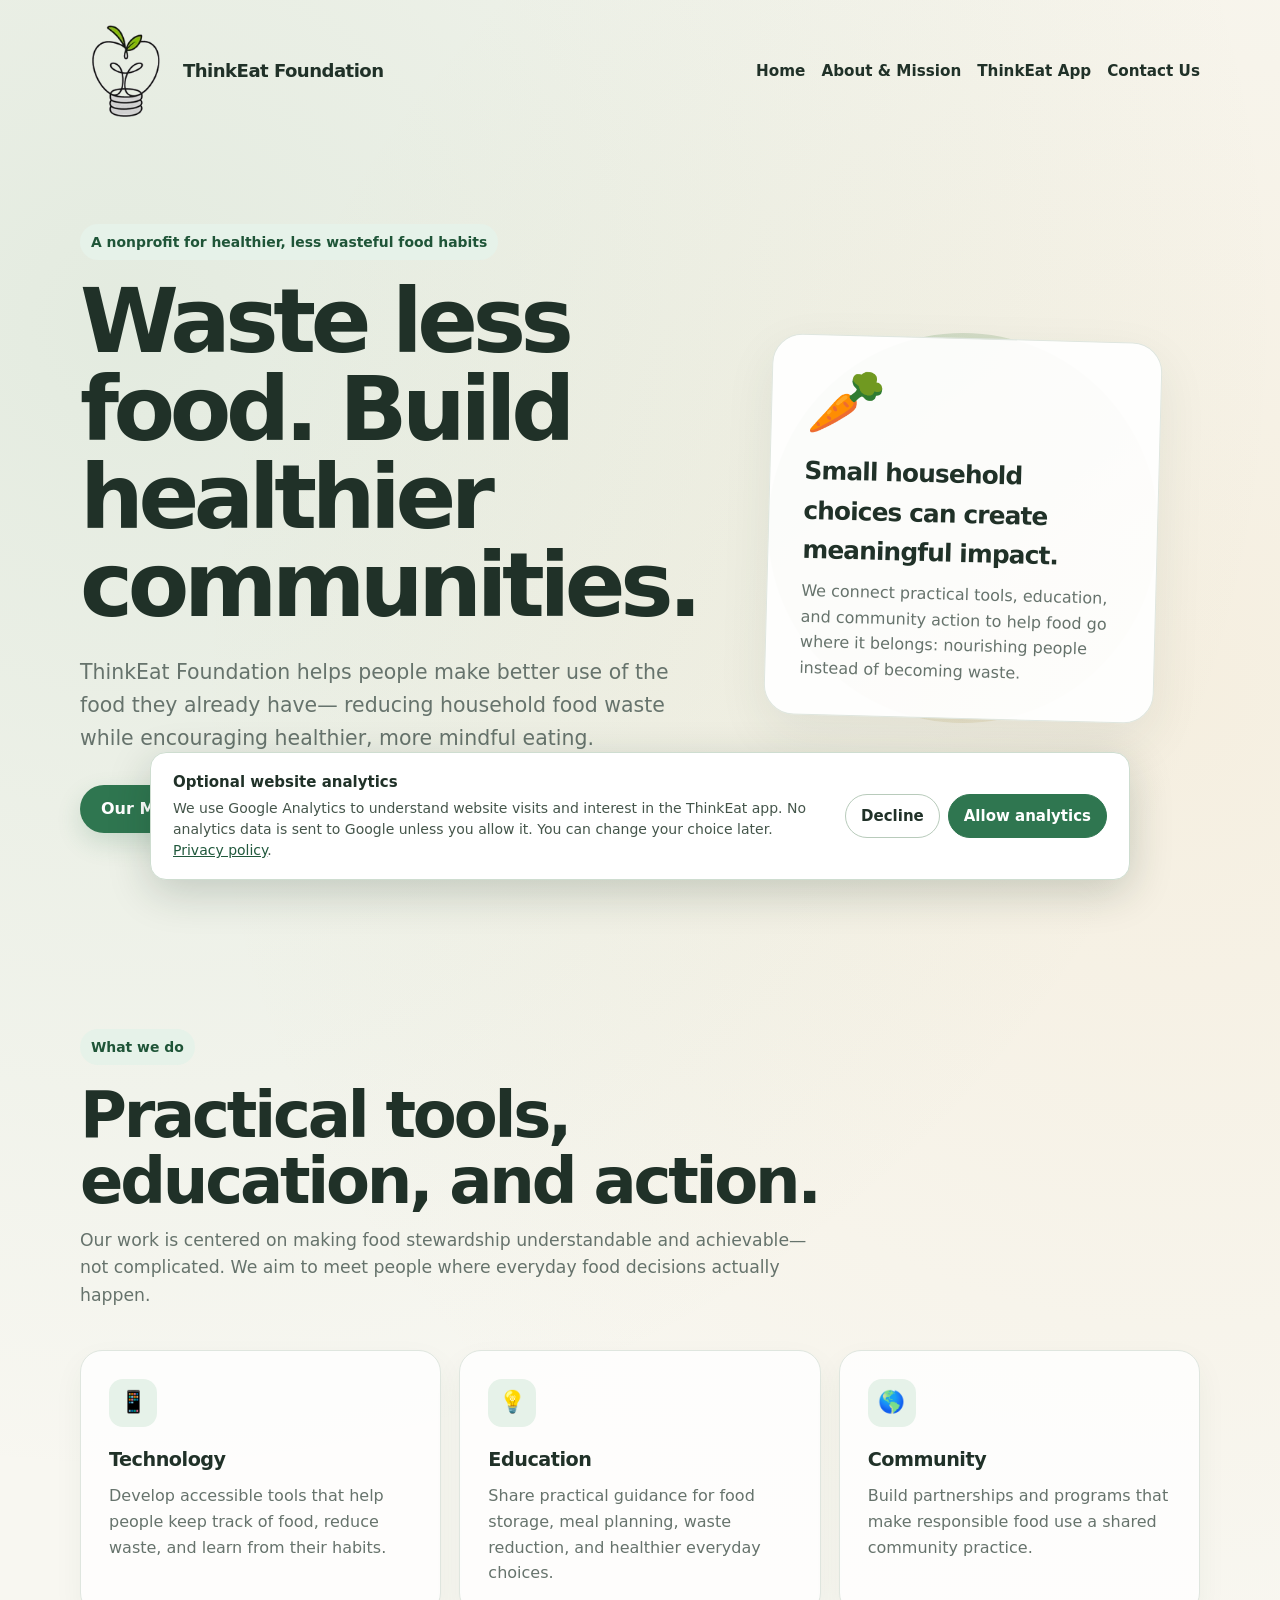
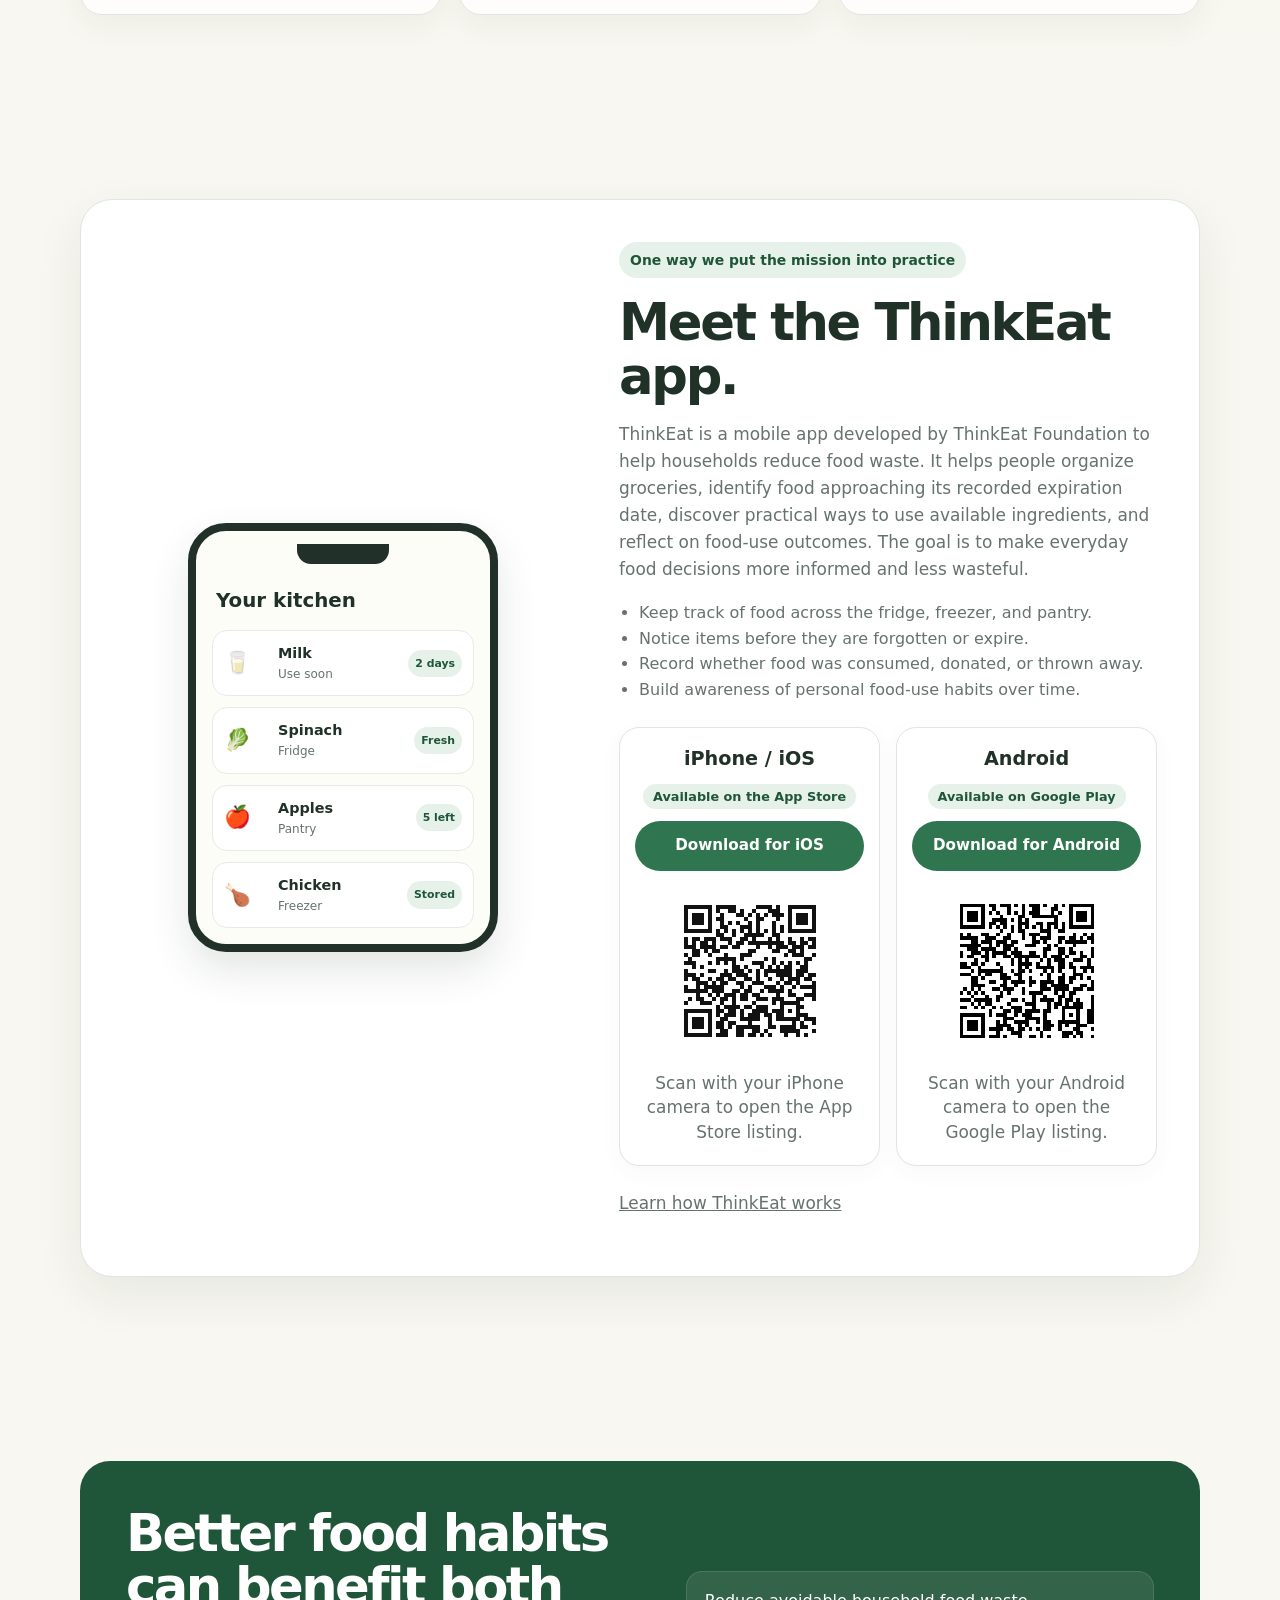
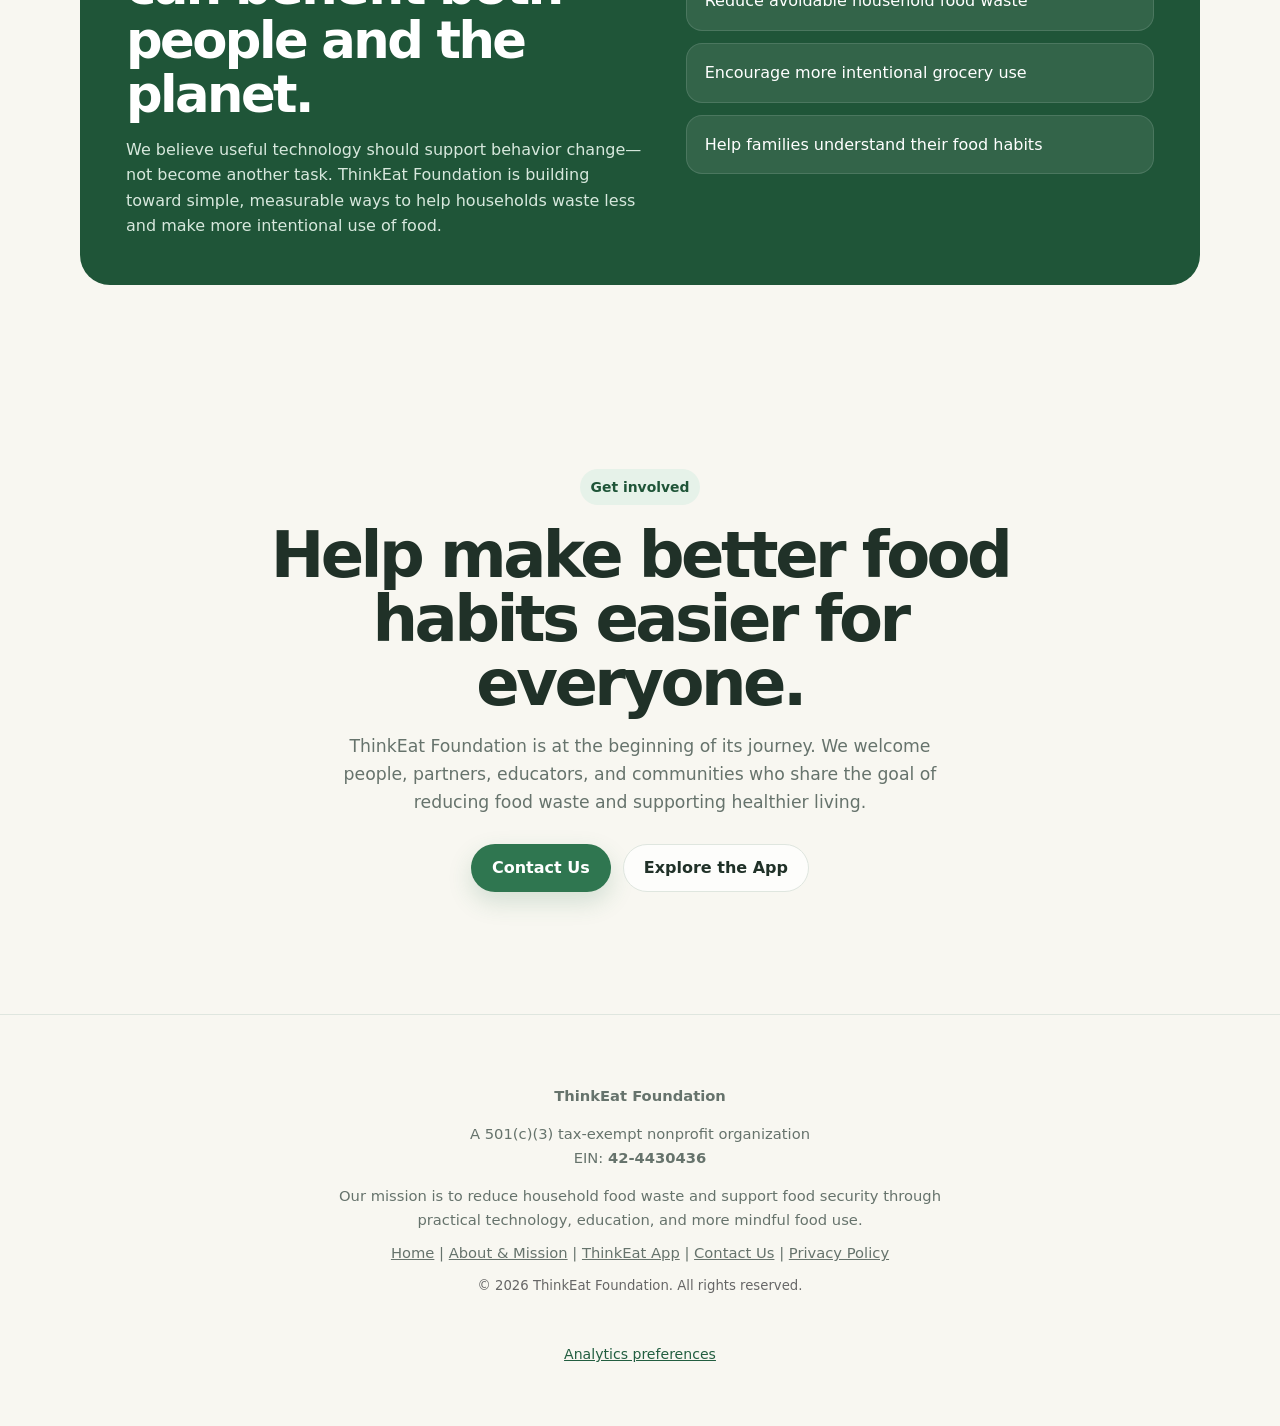
<file: index.html>
<!doctype html>
<html lang="en">
<head>
  <meta charset="utf-8" />
  <meta name="viewport" content="width=device-width, initial-scale=1" />
  <title>ThinkEat Foundation — Less Food Waste. Healthier Communities.</title>
  <link rel="icon" type="image/png" href="[data-uri]" />
  <meta name="description" content="ThinkEat Foundation is a nonprofit working to reduce food waste and help people make healthier, more mindful use of the food they already have." />
  <style>
    :root{
      --bg:#f8f7f1;
      --surface:#ffffff;
      --ink:#203128;
      --muted:#66736c;
      --green:#2f7650;
      --green-dark:#1f5538;
      --green-soft:#e6f2e9;
      --gold:#dca54a;
      --line:#dfe6df;
      --radius:22px;
      --shadow:0 18px 50px rgba(36,70,49,.08);
      --max:1120px;
    }
    *{box-sizing:border-box}
    html{scroll-behavior:smooth}
    body{
      margin:0;
      font-family:Inter,ui-sans-serif,system-ui,-apple-system,BlinkMacSystemFont,"Segoe UI",sans-serif;
      color:var(--ink);
      background:
        radial-gradient(circle at 10% 7%,rgba(77,148,97,.12),transparent 26%),
        radial-gradient(circle at 92% 15%,rgba(220,165,74,.10),transparent 24%),
        var(--bg);
      line-height:1.6;
    }
    a{color:inherit}
    .wrap{width:min(calc(100% - 40px),var(--max));margin:auto}
    .nav{
      display:flex;align-items:center;justify-content:space-between;
      gap:22px;padding:25px 0;
    }
    .brand{
      display:flex;align-items:center;gap:11px;
      text-decoration:none;font-size:1.13rem;font-weight:800;letter-spacing:-.03em;
    }
    .mark svg{width:100%;height:100%;display:block}
    .mark{
      width:92px;height:92px;flex:0 0 auto;
      display:block;background:transparent;overflow:visible;
    }
    .mark img{width:100%;height:100%;display:block;object-fit:contain}
    .navlinks{display:flex;gap:16px;align-items:center;flex-wrap:wrap;font-size:.95rem;font-weight:700}
    .navlinks a{text-decoration:none}
    .button{
      display:inline-flex;align-items:center;justify-content:center;
      min-height:48px;padding:0 20px;border-radius:999px;
      text-decoration:none;font-weight:750;border:1px solid transparent;
      transition:.16s ease;
    }
    .button:hover{transform:translateY(-1px)}
    .primary{background:var(--green);color:#fff;box-shadow:0 10px 24px rgba(47,118,80,.18)}
    .primary:hover{background:var(--green-dark)}
    .secondary{background:rgba(255,255,255,.76);border-color:var(--line)}
    .hero{
      display:grid;grid-template-columns:1.08fr .92fr;gap:64px;
      align-items:center;padding:82px 0 104px;
    }
    .eyebrow{
      display:inline-flex;padding:7px 11px;border-radius:999px;
      background:var(--green-soft);color:var(--green-dark);
      font-size:.87rem;font-weight:800;margin-bottom:18px;
    }
    h1{
      margin:0;max-width:760px;
      font-size:clamp(3rem,7vw,5.8rem);
      line-height:.98;letter-spacing:-.06em;
    }
    .hero p{
      max-width:690px;margin:27px 0 30px;
      font-size:clamp(1.08rem,2vw,1.28rem);color:var(--muted);
    }
    .actions{display:flex;gap:12px;flex-wrap:wrap}
    .hero-art{
      position:relative;min-height:460px;display:grid;place-items:center;
    }
    .circle{
      position:absolute;width:390px;height:390px;border-radius:50%;
      background:linear-gradient(145deg,rgba(64,137,87,.22),rgba(220,165,74,.16));
    }
    .mission-card{
      position:relative;width:min(390px,88vw);padding:34px;
      background:rgba(255,255,255,.92);border:1px solid var(--line);
      border-radius:30px;box-shadow:var(--shadow);transform:rotate(1.5deg);
    }
    .mission-card .big{font-size:4rem;line-height:1}
    .mission-card h3{font-size:1.55rem;margin:18px 0 8px;letter-spacing:-.035em}
    .mission-card p{margin:0;font-size:1rem;color:var(--muted)}
    section{padding:92px 0}
    .section-head{max-width:760px;margin-bottom:40px}
    .section-head h2{
      margin:0 0 12px;font-size:clamp(2.25rem,5vw,4rem);
      line-height:1.03;letter-spacing:-.05em;
    }
    .section-head p{margin:0;color:var(--muted);font-size:1.08rem}
    .grid3{display:grid;grid-template-columns:repeat(3,1fr);gap:18px}
    .card{
      background:rgba(255,255,255,.82);border:1px solid var(--line);
      border-radius:var(--radius);padding:28px;box-shadow:0 12px 30px rgba(36,70,49,.05);
    }
    .icon{
      width:48px;height:48px;border-radius:14px;display:grid;place-items:center;
      background:var(--green-soft);font-size:1.35rem;margin-bottom:18px;
    }
    .card h3{margin:0 0 8px;font-size:1.2rem;letter-spacing:-.025em}
    .card p{margin:0;color:var(--muted)}
    .app{
      display:grid;grid-template-columns:.9fr 1.1fr;gap:56px;align-items:center;
      padding:42px;border-radius:32px;background:#fff;border:1px solid var(--line);
      box-shadow:var(--shadow);
    }
    .phone{
      width:min(310px,85vw);margin:auto;padding:16px;
      border:8px solid #213129;border-radius:38px;background:#fdfdf8;
      box-shadow:0 18px 40px rgba(22,46,30,.12);
    }
    .notch{width:92px;height:20px;background:#213129;margin:-3px auto 15px;border-radius:0 0 14px 14px}
    .screen{display:grid;gap:11px}
    .screen h4{margin:6px 4px 2px;font-size:1.24rem}
    .food{
      display:grid;grid-template-columns:44px 1fr auto;align-items:center;gap:10px;
      border:1px solid #e5ebe5;border-radius:15px;padding:11px;background:#fff;
    }
    .food span:first-child{font-size:1.35rem}
    .food strong{display:block;font-size:.9rem}
    .food small{display:block;color:var(--muted);font-size:.75rem}
    .tag{font-size:.68rem;padding:5px 7px;border-radius:999px;background:var(--green-soft);color:var(--green-dark);font-weight:800}
    .appcopy h2{font-size:clamp(2rem,4vw,3.25rem);line-height:1.05;letter-spacing:-.045em;margin:0 0 16px}
    .appcopy p{color:var(--muted);font-size:1.06rem}
    .appcopy ul{padding-left:20px;color:var(--muted)}
    .impact-band{
      background:var(--green-dark);color:#fff;border-radius:30px;padding:46px;
      display:grid;grid-template-columns:1.05fr .95fr;gap:42px;align-items:center;
    }
    .impact-band h2{margin:0;font-size:clamp(2.1rem,4vw,3.6rem);line-height:1.05;letter-spacing:-.05em}
    .impact-band p{margin:15px 0 0;color:#d7e8dd}
    .impact-points{display:grid;gap:12px}
    .impact-points div{
      padding:16px 18px;border-radius:16px;background:rgba(255,255,255,.09);
      border:1px solid rgba(255,255,255,.12);
    }
    .cta{text-align:center;max-width:820px;margin:auto}
    .cta h2{font-size:clamp(2.3rem,5vw,4.3rem);line-height:1;letter-spacing:-.055em;margin:0 0 18px}
    .cta p{color:var(--muted);font-size:1.08rem;margin:0 auto 28px;max-width:650px}
    footer{
      border-top:1px solid var(--line);padding:34px 0 46px;margin-top:30px;
      color:var(--muted);font-size:.92rem;
    }
    .footer-inner{display:flex;justify-content:space-between;gap:20px;flex-wrap:wrap}
    .footer-legal{display:flex;gap:18px;align-items:center;flex-wrap:wrap}
    .footer-legal a{color:var(--green-dark);text-decoration:none}
    .footer-legal a:hover{text-decoration:underline}
    @media(max-width:820px){
      .hero,.app,.impact-band{grid-template-columns:1fr}
      .hero{padding-top:48px;gap:34px}
      .hero-art{min-height:370px}
      .grid3{grid-template-columns:1fr}
      .app{padding:28px}
      section{padding:70px 0}
    }
    @media(max-width:700px){.nav{align-items:flex-start;flex-direction:column;gap:13px;padding:16px 0}}
  
    </style>
  <link rel="stylesheet" href="assets/platform-downloads.css" />
  <script src="analytics-config.js" defer></script>
  <script src="analytics.js" defer></script>
</head>
<body>
  <header class="wrap">
    <nav class="nav">
      <a class="brand" href="index.html" aria-label="ThinkEat Foundation home">
        <span class="mark"><img src="[data-uri]" alt="ThinkEat Foundation logo" /></span>
        <span>ThinkEat Foundation</span>
      </a>
      <div class="navlinks">
        <a href="index.html">Home</a>
        <a href="about.html">About &amp; Mission</a>
        <a href="app.html">ThinkEat App</a> <a href="contact.html">Contact Us</a>
      </div>
    </nav>
  </header>

  <main id="top">
    <div class="wrap hero">
      <div>
        <span class="eyebrow">A nonprofit for healthier, less wasteful food habits</span>
        <h1>Waste less food. Build healthier communities.</h1>
        <p>
          ThinkEat Foundation helps people make better use of the food they already have—
          reducing household food waste while encouraging healthier, more mindful eating.
        </p>
        <div class="actions">
          <a class="button primary" href="about.html">Our Mission</a>
          <a class="button secondary" href="app.html">Explore the ThinkEat App</a>
        </div>
      </div>

      <div class="hero-art" aria-hidden="true">
        <div class="circle"></div>
        <div class="mission-card">
          <div class="big">🥕</div>
          <h3>Small household choices can create meaningful impact.</h3>
          <p>
            We connect practical tools, education, and community action to help food go
            where it belongs: nourishing people instead of becoming waste.
          </p>
        </div>
      </div>
    </div>

    <section id="work">
      <div class="wrap">
        <div class="section-head">
          <span class="eyebrow">What we do</span>
          <h2>Practical tools, education, and action.</h2>
          <p>
            Our work is centered on making food stewardship understandable and achievable—
            not complicated. We aim to meet people where everyday food decisions actually happen.
          </p>
        </div>

        <div class="grid3">
          <article class="card">
            <div class="icon">📱</div>
            <h3>Technology</h3>
            <p>Develop accessible tools that help people keep track of food, reduce waste, and learn from their habits.</p>
          </article>
          <article class="card">
            <div class="icon">💡</div>
            <h3>Education</h3>
            <p>Share practical guidance for food storage, meal planning, waste reduction, and healthier everyday choices.</p>
          </article>
          <article class="card">
            <div class="icon">🌎</div>
            <h3>Community</h3>
            <p>Build partnerships and programs that make responsible food use a shared community practice.</p>
          </article>
        </div>
      </div>
    </section>

    <section id="app">
      <div class="wrap">
        <div class="app">
          <div>
            <div class="phone" aria-label="Illustration of the ThinkEat app">
              <div class="notch"></div>
              <div class="screen">
                <h4>Your kitchen</h4>
                <div class="food">
                  <span>🥛</span><div><strong>Milk</strong><small>Use soon</small></div><span class="tag">2 days</span>
                </div>
                <div class="food">
                  <span>🥬</span><div><strong>Spinach</strong><small>Fridge</small></div><span class="tag">Fresh</span>
                </div>
                <div class="food">
                  <span>🍎</span><div><strong>Apples</strong><small>Pantry</small></div><span class="tag">5 left</span>
                </div>
                <div class="food">
                  <span>🍗</span><div><strong>Chicken</strong><small>Freezer</small></div><span class="tag">Stored</span>
                </div>
              </div>
            </div>
          </div>

          <div class="appcopy">
            <span class="eyebrow">One way we put the mission into practice</span>
            <h2>Meet the ThinkEat app.</h2>
            <p>
              ThinkEat is a mobile app developed by ThinkEat Foundation to help households reduce food waste. It helps people organize groceries, identify food approaching its recorded expiration date, discover practical ways to use available ingredients, and reflect on food-use outcomes. The goal is to make everyday food decisions more informed and less wasteful.
            </p>
            <ul>
              <li>Keep track of food across the fridge, freezer, and pantry.</li>
              <li>Notice items before they are forgotten or expire.</li>
              <li>Record whether food was consumed, donated, or thrown away.</li>
              <li>Build awareness of personal food-use habits over time.</li>
            </ul>
    <div class="platform-downloads" aria-label="ThinkEat app download options">
      <div class="platform-card platform-card--ios">
        <h3 class="platform-card__heading">iPhone / iOS</h3>
        <span class="platform-card__status">Available on the App Store</span>
        <a class="platform-card__button" href="https://apps.apple.com/us/app/thinkeat/id6796200052" rel="noopener noreferrer" target="_blank">Download for iOS</a>
        <a class="platform-card__qr-link" href="https://apps.apple.com/us/app/thinkeat/id6796200052" rel="noopener noreferrer" target="_blank" aria-label="Open ThinkEat for iPhone in the Apple App Store">
          <img class="platform-card__qr" src="assets/thinkeat-ios-app-store-qr.svg" width="176" height="176" loading="lazy" alt="iOS QR code linking directly to ThinkEat on the Apple App Store">
        </a>
        <p class="platform-card__description">Scan with your iPhone camera to open the App Store listing.</p>
      </div>
      <div class="platform-card platform-card--android">
        <h3 class="platform-card__heading">Android</h3>
        <span class="platform-card__status">Available on Google Play</span>
        <a class="platform-card__button" href="https://play.google.com/store/apps/details?id=com.thinkeat.ai&amp;hl=en_US" rel="noopener noreferrer" target="_blank">Download for Android</a>
        <a class="platform-card__qr-link" href="https://play.google.com/store/apps/details?id=com.thinkeat.ai&amp;hl=en_US" rel="noopener noreferrer" target="_blank" aria-label="Open ThinkEat for Android on Google Play">
          <img class="platform-card__qr" src="assets/thinkeat-android-google-play-qr.svg" width="176" height="176" loading="lazy" alt="Android QR code linking directly to ThinkEat on Google Play">
        </a>
        <p class="platform-card__description">Scan with your Android camera to open the Google Play listing.</p>
      </div>
    </div>
            <p><a href="app.html">Learn how ThinkEat works</a></p>
          </div>
        </div>
      </div>
    </section>

    <section>
      <div class="wrap">
        <div class="impact-band">
          <div>
            <h2>Better food habits can benefit both people and the planet.</h2>
            <p>
              We believe useful technology should support behavior change—not become another task.
              ThinkEat Foundation is building toward simple, measurable ways to help households waste
              less and make more intentional use of food.
            </p>
          </div>
          <div class="impact-points">
            <div>Reduce avoidable household food waste</div>
            <div>Encourage more intentional grocery use</div>
            <div>Help families understand their food habits</div>
          </div>
        </div>
      </div>
    </section>

    <section id="get-involved">
      <div class="wrap cta">
        <span class="eyebrow">Get involved</span>
        <h2>Help make better food habits easier for everyone.</h2>
        <p>
          ThinkEat Foundation is at the beginning of its journey. We welcome people, partners,
          educators, and communities who share the goal of reducing food waste and supporting healthier living.
        </p>
        <div class="actions" style="justify-content:center">
          <a class="button primary" href="contact.html">Contact Us</a>
          <a class="button secondary" href="app.html">Explore the App</a>
        </div>
      </div>
    </section>
  </main>

  <footer><div style="text-align:center;padding:20px;line-height:1.6;"><p><strong>ThinkEat Foundation</strong></p><p>A 501(c)(3) tax-exempt nonprofit organization<br>EIN: <strong>42-4430436</strong></p><p style="max-width:650px;margin:0 auto;">Our mission is to reduce household food waste and support food security through practical technology, education, and more mindful food use.</p><nav style="margin-top:10px;" aria-label="Footer navigation"><a href="index.html">Home</a> | <a href="about.html">About &amp; Mission</a> | <a href="app.html">ThinkEat App</a> | <a href="contact.html">Contact Us</a> | <a href="privacy.html">Privacy Policy</a></nav><p style="font-size:.9em;color:#666;margin-top:10px;">© 2026 ThinkEat Foundation. All rights reserved.</p></div></footer>
</body>
</html>
</file>
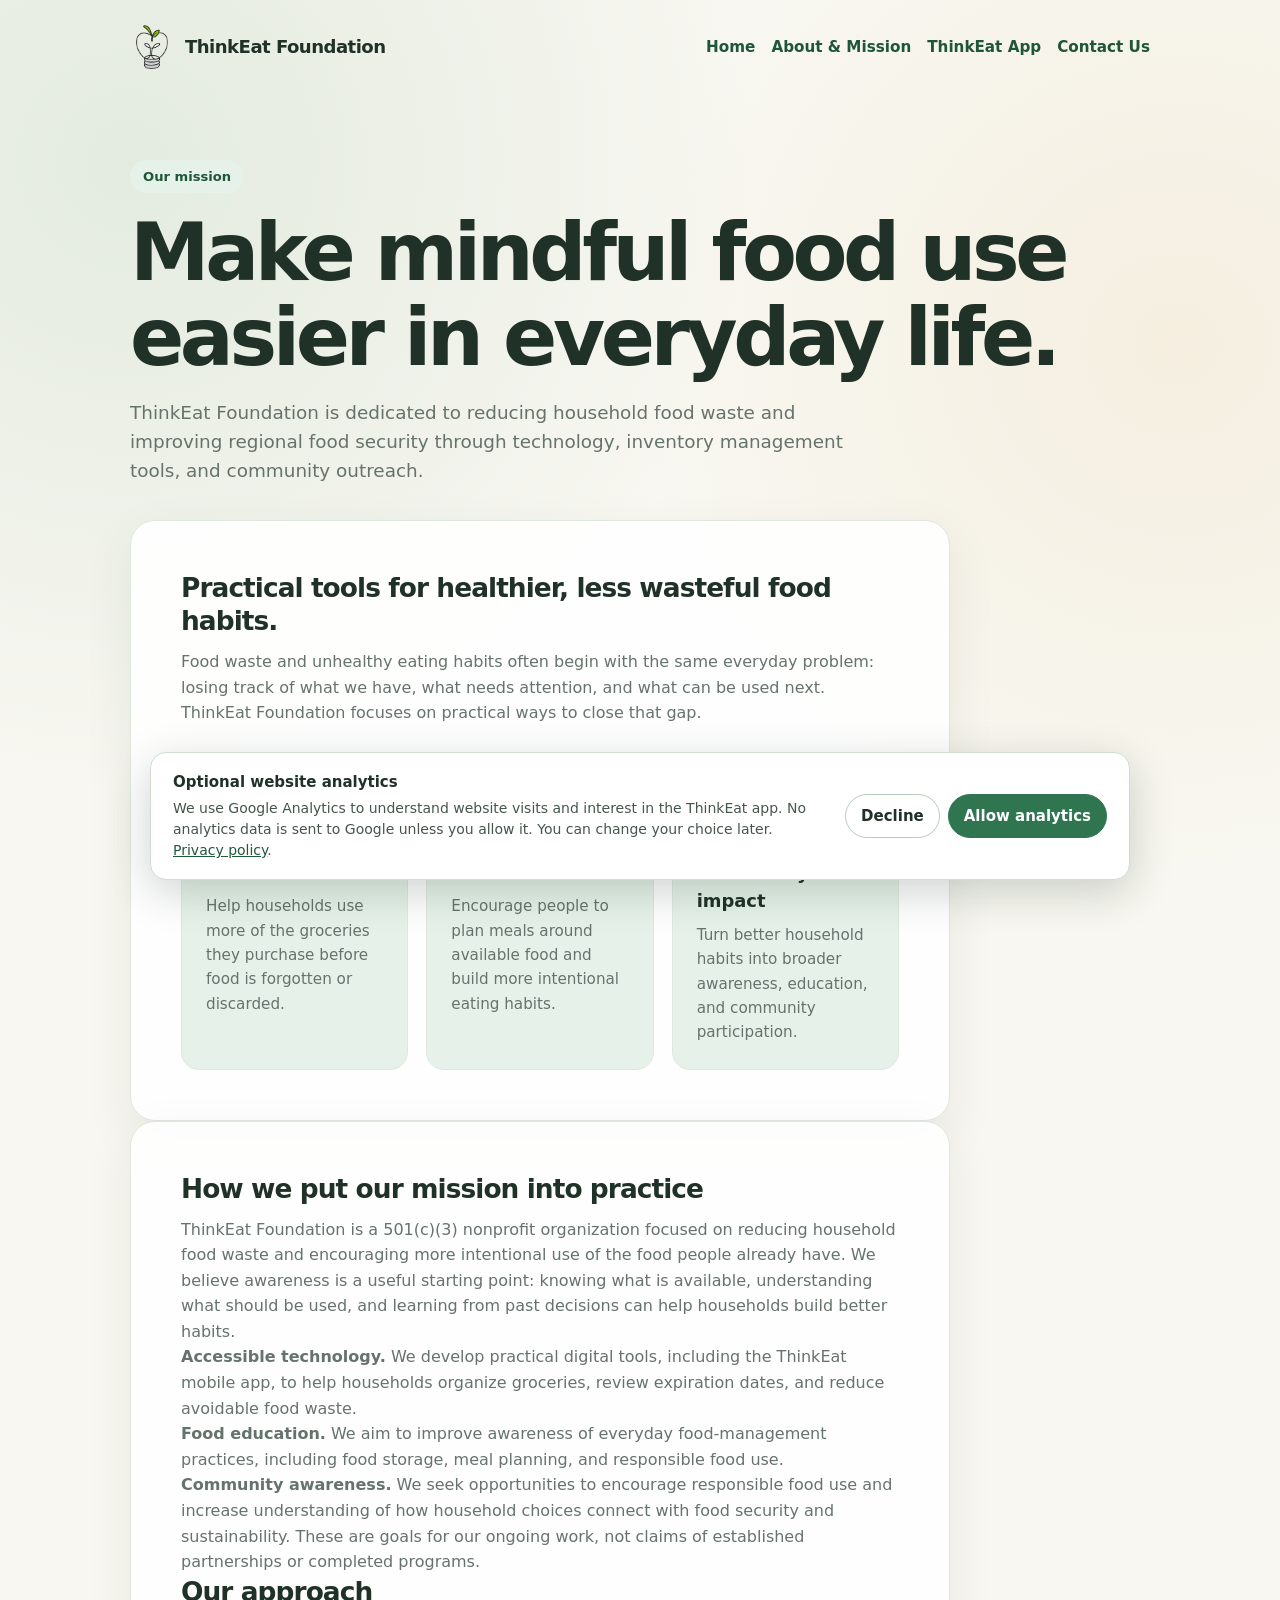
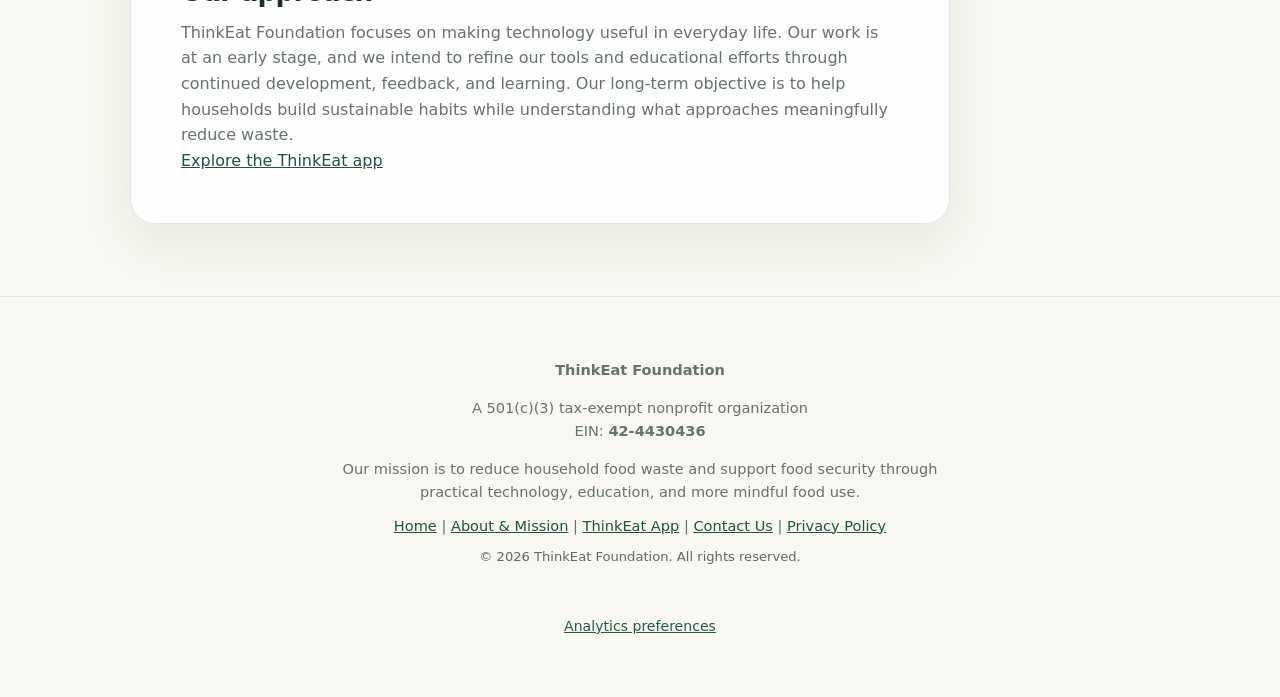
<file: about.html>
<!doctype html>
<html lang="en">
<head>
  <meta charset="utf-8" />
  <meta name="viewport" content="width=device-width, initial-scale=1" />
  <title>About &amp; Mission — ThinkEat Foundation</title>
  <meta name="description" content="Learn about ThinkEat Foundation's mission to reduce household food waste and improve food security." />
  <style>
    :root{--bg:#f8f7f1;--surface:#fff;--ink:#203128;--muted:#66736c;--green:#2f7650;--green-dark:#1f5538;--green-soft:#e6f2e9;--line:#dfe6df;--shadow:0 18px 50px rgba(36,70,49,.08);--max:1020px}
    *{box-sizing:border-box}body{margin:0;color:var(--ink);font:16px/1.6 Inter,ui-sans-serif,system-ui,-apple-system,BlinkMacSystemFont,"Segoe UI",sans-serif;background:radial-gradient(circle at 10% 7%,rgba(77,148,97,.12),transparent 26%),radial-gradient(circle at 92% 15%,rgba(220,165,74,.1),transparent 24%),var(--bg)}
    a{color:var(--green-dark)}.wrap{width:min(calc(100% - 40px),var(--max));margin:auto}.topbar{display:flex;align-items:center;justify-content:space-between;gap:22px;padding:25px 0}.brand{color:var(--ink);text-decoration:none;font-size:1.13rem;font-weight:800;letter-spacing:-.03em;display:flex;align-items:center;gap:11px}.logo{width:44px;height:44px;display:block;flex:0 0 auto}.logo img{width:100%;height:100%;object-fit:contain;display:block}.site-links{display:flex;gap:16px;flex-wrap:wrap;font-size:.95rem;font-weight:700}.site-links a{text-decoration:none}
    main{padding:66px 0 72px}.eyebrow{display:inline-block;background:var(--green-soft);color:var(--green-dark);padding:6px 13px;border-radius:999px;font-size:.82rem;font-weight:800}h1{font-size:clamp(2.8rem,7vw,5rem);line-height:1.06;letter-spacing:-.055em;margin:18px 0 17px}.lede{font-size:1.15rem;color:var(--muted);max-width:760px;margin:0 0 34px}.mission{max-width:820px;padding:clamp(23px,5vw,50px);border:1px solid var(--line);border-radius:25px;background:rgba(255,255,255,.91);box-shadow:var(--shadow)}.mission h2{font-size:1.65rem;letter-spacing:-.035em;line-height:1.25;margin:0 0 12px}.mission p{margin:0;color:var(--muted)}.cards{display:grid;grid-template-columns:repeat(3,1fr);gap:18px;margin-top:26px}.card{padding:24px;border:1px solid var(--line);border-radius:18px;background:var(--green-soft)}.card .icon{font-size:1.65rem}.card h3{margin:11px 0 7px;font-size:1.12rem}.card p{font-size:.95rem}footer{border-top:1px solid var(--line);padding:26px 0 46px;color:var(--muted);font-size:.91rem}@media(max-width:700px){.topbar{align-items:flex-start;flex-direction:column;gap:13px;padding:16px 0}.cards{grid-template-columns:1fr}main{padding:35px 0 48px}}
  </style>
  <script src="analytics-config.js" defer></script>
  <script src="analytics.js" defer></script>
</head>
<body>
  <header class="wrap"><nav class="topbar" aria-label="Main navigation">
    <a class="brand" href="index.html" aria-label="ThinkEat Foundation home"><span class="logo" aria-hidden="true"><img src="[data-uri]" alt="" /></span>ThinkEat Foundation</a>
    <div class="site-links"><a href="index.html">Home</a><a href="about.html">About &amp; Mission</a><a href="app.html">ThinkEat App</a> <a href="contact.html">Contact Us</a></div>
  </nav></header>
  <main class="wrap">
    <span class="eyebrow">Our mission</span>
    <h1>Make mindful food use easier in everyday life.</h1>
    <p class="lede">ThinkEat Foundation is dedicated to reducing household food waste and improving regional food security through technology, inventory management tools, and community outreach.</p>
    <section class="mission" aria-labelledby="mission-heading">
      <h2 id="mission-heading">Practical tools for healthier, less wasteful food habits.</h2>
      <p>Food waste and unhealthy eating habits often begin with the same everyday problem: losing track of what we have, what needs attention, and what can be used next. ThinkEat Foundation focuses on practical ways to close that gap.</p>
      <div class="cards">
        <article class="card"><div class="icon" aria-hidden="true">♻️</div><h3>Reduce food waste</h3><p>Help households use more of the groceries they purchase before food is forgotten or discarded.</p></article>
        <article class="card"><div class="icon" aria-hidden="true">🥗</div><h3>Support healthier choices</h3><p>Encourage people to plan meals around available food and build more intentional eating habits.</p></article>
        <article class="card"><div class="icon" aria-hidden="true">🤝</div><h3>Strengthen community impact</h3><p>Turn better household habits into broader awareness, education, and community participation.</p></article>
      </div>
    </section>
  <section class="mission" aria-labelledby="approach-heading"><h2 id="approach-heading">How we put our mission into practice</h2>
<p>ThinkEat Foundation is a 501(c)(3) nonprofit organization focused on reducing household food waste and encouraging more intentional use of the food people already have. We believe awareness is a useful starting point: knowing what is available, understanding what should be used, and learning from past decisions can help households build better habits.</p>
<p><strong>Accessible technology.</strong> We develop practical digital tools, including the ThinkEat mobile app, to help households organize groceries, review expiration dates, and reduce avoidable food waste.</p>
<p><strong>Food education.</strong> We aim to improve awareness of everyday food-management practices, including food storage, meal planning, and responsible food use.</p>
<p><strong>Community awareness.</strong> We seek opportunities to encourage responsible food use and increase understanding of how household choices connect with food security and sustainability. These are goals for our ongoing work, not claims of established partnerships or completed programs.</p>
<h2>Our approach</h2><p>ThinkEat Foundation focuses on making technology useful in everyday life. Our work is at an early stage, and we intend to refine our tools and educational efforts through continued development, feedback, and learning. Our long-term objective is to help households build sustainable habits while understanding what approaches meaningfully reduce waste.</p>
<p><a href="app.html">Explore the ThinkEat app</a></p></section></main>
  <footer><div style="text-align:center;padding:20px;line-height:1.6;"><p><strong>ThinkEat Foundation</strong></p><p>A 501(c)(3) tax-exempt nonprofit organization<br>EIN: <strong>42-4430436</strong></p><p style="max-width:650px;margin:0 auto;">Our mission is to reduce household food waste and support food security through practical technology, education, and more mindful food use.</p><nav style="margin-top:10px;" aria-label="Footer navigation"><a href="index.html">Home</a> | <a href="about.html">About &amp; Mission</a> | <a href="app.html">ThinkEat App</a> | <a href="contact.html">Contact Us</a> | <a href="privacy.html">Privacy Policy</a></nav><p style="font-size:.9em;color:#666;margin-top:10px;">© 2026 ThinkEat Foundation. All rights reserved.</p></div></footer>
</body>
</html>
</file>
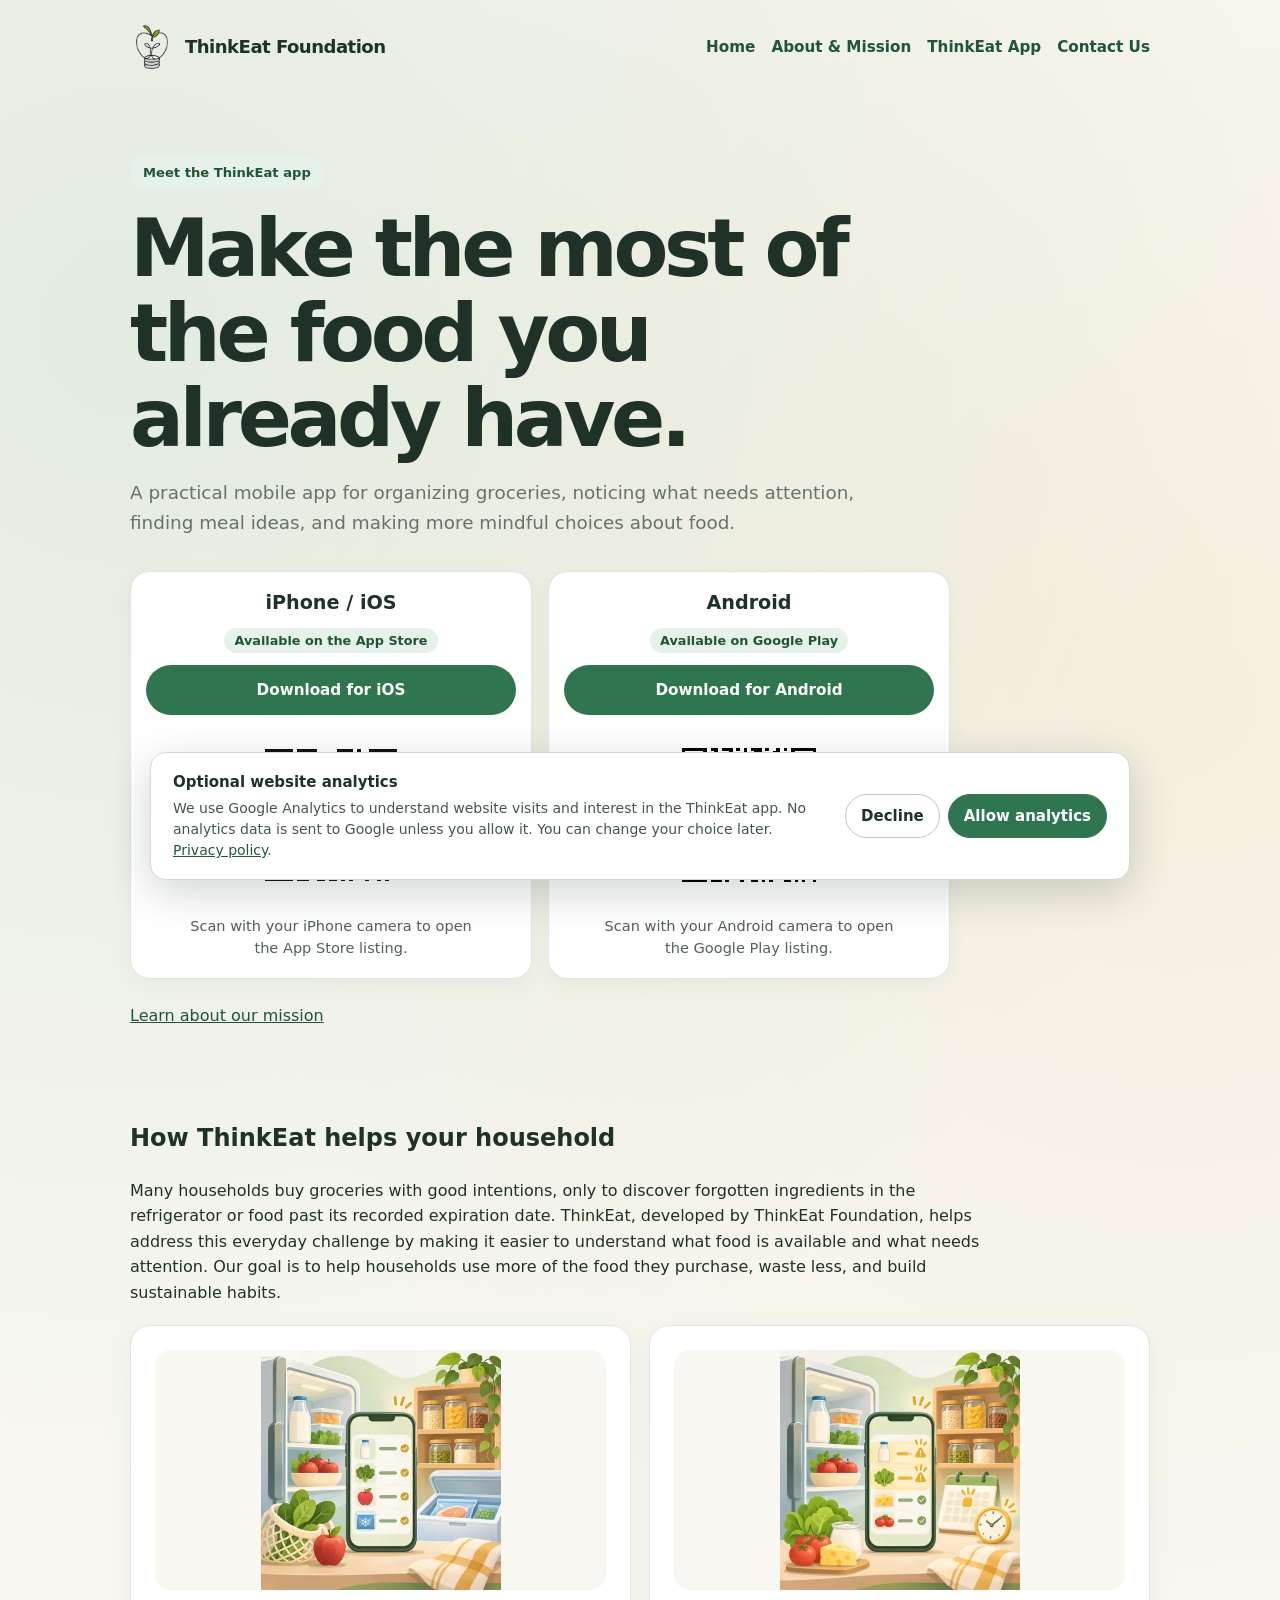
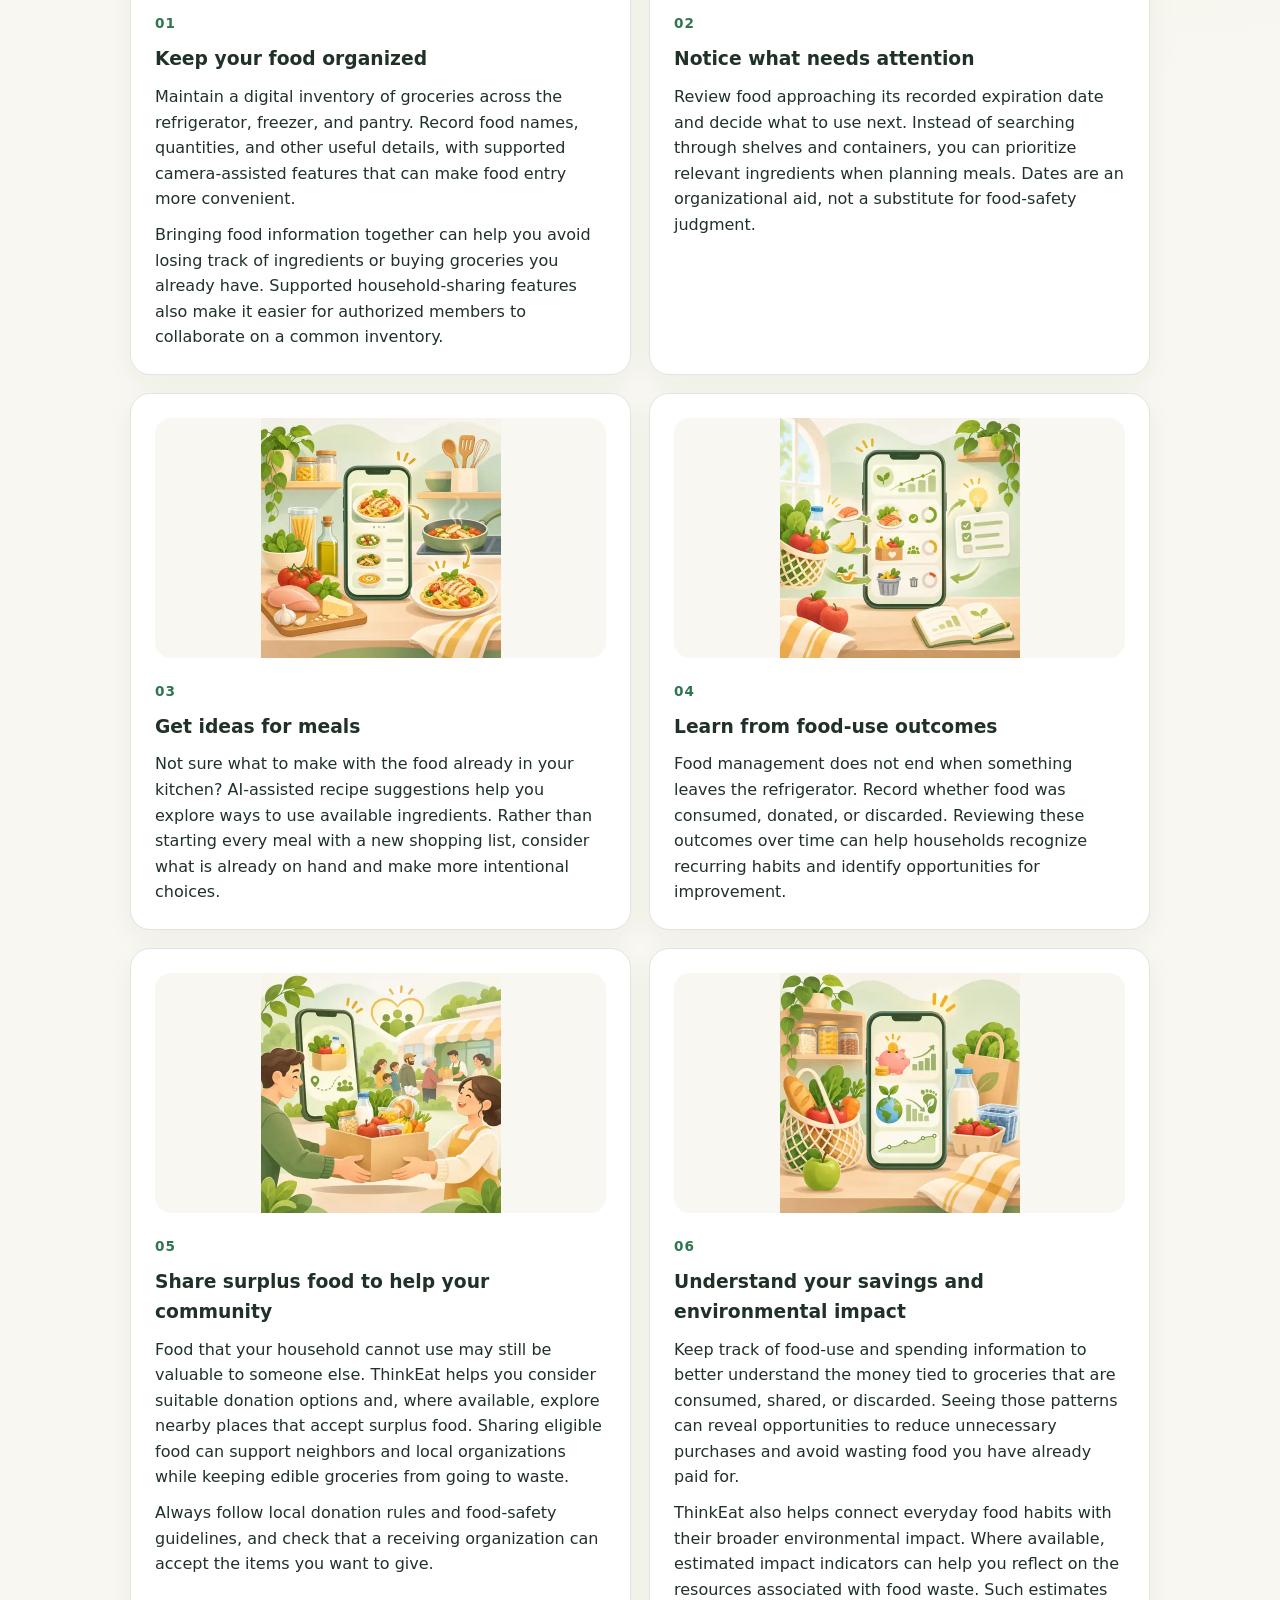
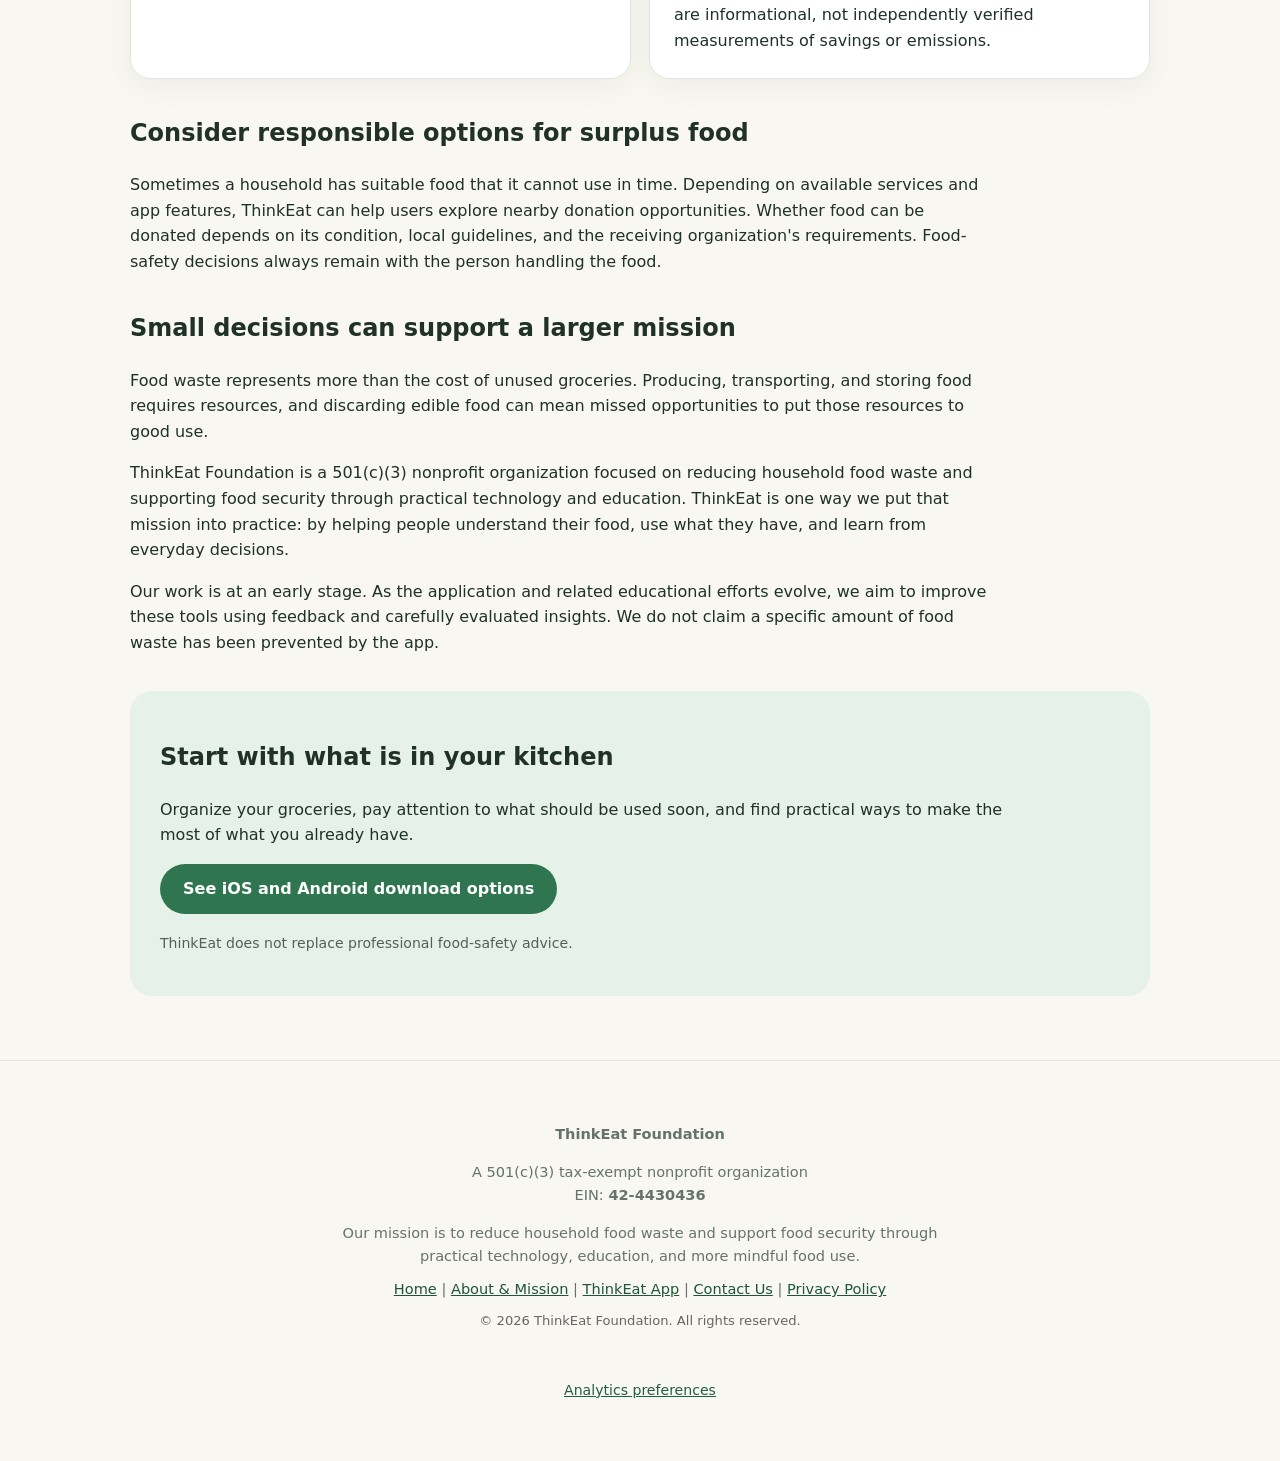
<file: app.html>
<!doctype html>
<html lang="en">
<head>
  <meta charset="utf-8" />
  <meta name="viewport" content="width=device-width, initial-scale=1" />
  <title>ThinkEat App | Food Inventory, Expiration Tracking &amp; Waste Reduction</title>
  <meta name="description" content="Learn how the ThinkEat app helps households track groceries, review expiration dates, get recipe ideas, and make more of the food they already have." />
  <style>
    :root{--bg:#f8f7f1;--surface:#fff;--ink:#203128;--muted:#66736c;--green:#2f7650;--green-dark:#1f5538;--green-soft:#e6f2e9;--line:#dfe6df;--shadow:0 18px 50px rgba(36,70,49,.08);--max:1020px}
    *{box-sizing:border-box}body{margin:0;color:var(--ink);font:16px/1.6 Inter,ui-sans-serif,system-ui,-apple-system,BlinkMacSystemFont,"Segoe UI",sans-serif;background:radial-gradient(circle at 10% 7%,rgba(77,148,97,.12),transparent 26%),radial-gradient(circle at 92% 15%,rgba(220,165,74,.1),transparent 24%),var(--bg)}
    a{color:var(--green-dark)}.wrap{width:min(calc(100% - 40px),var(--max));margin:auto}.topbar{display:flex;align-items:center;justify-content:space-between;gap:22px;padding:25px 0}.brand{color:var(--ink);text-decoration:none;font-size:1.13rem;font-weight:800;letter-spacing:-.03em;display:flex;align-items:center;gap:11px}.logo{width:44px;height:44px;display:block;flex:0 0 auto}.logo img{width:100%;height:100%;object-fit:contain;display:block}.site-links{display:flex;gap:16px;flex-wrap:wrap;font-size:.95rem;font-weight:700}.site-links a{text-decoration:none}
    main{padding:66px 0 72px}.eyebrow{display:inline-block;background:var(--green-soft);color:var(--green-dark);padding:6px 13px;border-radius:999px;font-size:.82rem;font-weight:800}h1{font-size:clamp(2.8rem,7vw,5rem);line-height:1.06;letter-spacing:-.055em;margin:18px 0 17px}.lede{font-size:1.15rem;color:var(--muted);max-width:760px;margin:0 0 34px}.mission{max-width:820px;padding:clamp(23px,5vw,50px);border:1px solid var(--line);border-radius:25px;background:rgba(255,255,255,.91);box-shadow:var(--shadow)}.mission h2{font-size:1.65rem;letter-spacing:-.035em;line-height:1.25;margin:0 0 12px}.mission p{margin:0;color:var(--muted)}.cards{display:grid;grid-template-columns:repeat(3,1fr);gap:18px;margin-top:26px}.card{padding:24px;border:1px solid var(--line);border-radius:18px;background:var(--green-soft)}.card .icon{font-size:1.65rem}.card h3{margin:11px 0 7px;font-size:1.12rem}.card p{font-size:.95rem}footer{border-top:1px solid var(--line);padding:26px 0 46px;color:var(--muted);font-size:.91rem}@media(max-width:700px){.topbar{align-items:flex-start;flex-direction:column;gap:13px;padding:16px 0}.cards{grid-template-columns:1fr}main{padding:35px 0 48px}}
  
  /* Dedicated app-page layout: extends the existing site's colors and typography. */
  .app-page { padding-top: 30px; padding-bottom: 64px; }
  .app-hero { max-width: 820px; padding: 32px 0 40px; }
  .app-hero .lede { max-width: 740px; }
    .app-actions { display:flex;flex-wrap:wrap;gap:12px;margin-top:24px; }
  .app-button { display:inline-flex;align-items:center;justify-content:center;min-height:46px;padding:12px 23px;border-radius:999px;background:#2f7650;color:#fff;font-weight:700;text-decoration:none; }
  .app-button:hover, .app-button:focus-visible { background:#1f5538; }
  .app-button.secondary { background:#e6f2e9;color:#1f5538; }
  .app-button.secondary:hover,.app-button.secondary:focus-visible { background:#d7eadc; }
  .app-page section { margin-top:35px; }
  .app-page section > p { max-width:860px; }
  .app-features { display:grid;grid-template-columns:repeat(2,minmax(0,1fr));gap:18px;margin-top:20px; }
  .feature { background:#fff;border:1px solid #dfe6df;border-radius:20px;padding:24px;box-shadow:0 8px 28px rgba(36,70,49,.05); }
  .feature-illustration { display:block; width:100%; max-height:240px; aspect-ratio:1; object-fit:contain; border-radius:16px; margin-bottom:20px; background:#f8f7f1; }
  .feature h3 {margin:8px 0;}
  .feature p {margin:10px 0 0;}
  .feature-number {font-weight:800;color:#2f7650;font-size:.85rem;letter-spacing:.08em;}
  .app-final { background:#e6f2e9;border-radius:22px;padding:28px 30px; }
  .app-final p { max-width:680px; }
  .app-final .fine-print {color:#526057;font-size:.88rem;margin-top:18px;}
  @media(max-width:650px){.app-features{grid-template-columns:1fr;}.app-page{padding-top:8px;}.app-hero{padding:20px 0;}.app-final{padding:22px;}}

</style>
  <link rel="stylesheet" href="assets/platform-downloads.css" />
  <script src="analytics-config.js" defer></script>
  <script src="analytics.js" defer></script>
</head>
<body>
  <header class="wrap"><nav class="topbar" aria-label="Main navigation">
    <a class="brand" href="index.html" aria-label="ThinkEat Foundation home"><span class="logo" aria-hidden="true"><img src="[data-uri]" alt="" /></span>ThinkEat Foundation</a>
    <div class="site-links"><a href="index.html">Home</a><a href="about.html">About &amp; Mission</a><a href="app.html">ThinkEat App</a> <a href="contact.html">Contact Us</a></div>
  </nav></header>
  <main class="wrap app-page">
  <div class="app-hero">
    <span class="eyebrow">Meet the ThinkEat app</span>
    <h1>Make the most of the food you already have.</h1>
    <p class="lede">A practical mobile app for organizing groceries, noticing what needs attention, finding meal ideas, and making more mindful choices about food.</p>
    <div id="download-options" class="platform-downloads" aria-label="ThinkEat app download options">
      <div class="platform-card platform-card--ios">
        <h3 class="platform-card__heading">iPhone / iOS</h3>
        <span class="platform-card__status">Available on the App Store</span>
        <a class="platform-card__button" href="https://apps.apple.com/us/app/thinkeat/id6796200052" rel="noopener noreferrer" target="_blank">Download for iOS</a>
        <a class="platform-card__qr-link" href="https://apps.apple.com/us/app/thinkeat/id6796200052" rel="noopener noreferrer" target="_blank" aria-label="Open ThinkEat for iPhone in the Apple App Store">
          <img class="platform-card__qr" src="assets/thinkeat-ios-app-store-qr.svg" width="176" height="176" loading="lazy" alt="iOS QR code linking directly to ThinkEat on the Apple App Store">
        </a>
        <p class="platform-card__description">Scan with your iPhone camera to open the App Store listing.</p>
      </div>
      <div id="android" class="platform-card platform-card--android">
        <h3 class="platform-card__heading">Android</h3>
        <span class="platform-card__status">Available on Google Play</span>
        <a class="platform-card__button" href="https://play.google.com/store/apps/details?id=com.thinkeat.ai&amp;hl=en_US" rel="noopener noreferrer" target="_blank">Download for Android</a>
        <a class="platform-card__qr-link" href="https://play.google.com/store/apps/details?id=com.thinkeat.ai&amp;hl=en_US" rel="noopener noreferrer" target="_blank" aria-label="Open ThinkEat for Android on Google Play">
          <img class="platform-card__qr" src="assets/thinkeat-android-google-play-qr.svg" width="176" height="176" loading="lazy" alt="Android QR code linking directly to ThinkEat on Google Play">
        </a>
        <p class="platform-card__description">Scan with your Android camera to open the Google Play listing.</p>
      </div>
    </div>
    <p><a href="about.html">Learn about our mission</a></p>
  </div>

  <section aria-labelledby="how-heading">
    <h2 id="how-heading">How ThinkEat helps your household</h2>
    <p>Many households buy groceries with good intentions, only to discover forgotten ingredients in the refrigerator or food past its recorded expiration date. ThinkEat, developed by ThinkEat Foundation, helps address this everyday challenge by making it easier to understand what food is available and what needs attention. Our goal is to help households use more of the food they purchase, waste less, and build sustainable habits.</p>
    <div class="app-features">
      <article class="feature"><img class="feature-illustration" src="assets/features/food-inventory.svg" width="360" height="360" alt="Illustration of a phone food inventory alongside an organized refrigerator, freezer and pantry" loading="lazy" decoding="async" /><span class="feature-number">01</span><h3>Keep your food organized</h3>
        <p>Maintain a digital inventory of groceries across the refrigerator, freezer, and pantry. Record food names, quantities, and other useful details, with supported camera-assisted features that can make food entry more convenient.</p>
        <p>Bringing food information together can help you avoid losing track of ingredients or buying groceries you already have. Supported household-sharing features also make it easier for authorized members to collaborate on a common inventory.</p></article>
      <article class="feature"><img class="feature-illustration" src="assets/features/expiration-reminders.svg" width="360" height="360" alt="Illustration of a smartphone highlighting groceries to use soon with a calendar and clock" loading="lazy" decoding="async" /><span class="feature-number">02</span><h3>Notice what needs attention</h3>
        <p>Review food approaching its recorded expiration date and decide what to use next. Instead of searching through shelves and containers, you can prioritize relevant ingredients when planning meals. Dates are an organizational aid, not a substitute for food-safety judgment.</p></article>
      <article class="feature"><img class="feature-illustration" src="assets/features/recipe-ideas.svg" width="360" height="360" alt="Illustration of recipe suggestions on a phone with ingredients, a cooking pan and a prepared meal" loading="lazy" decoding="async" /><span class="feature-number">03</span><h3>Get ideas for meals</h3>
        <p>Not sure what to make with the food already in your kitchen? AI-assisted recipe suggestions help you explore ways to use available ingredients. Rather than starting every meal with a new shopping list, consider what is already on hand and make more intentional choices.</p></article>
      <article class="feature"><img class="feature-illustration" src="assets/features/food-outcomes.svg" width="360" height="360" alt="Illustration of a food-use dashboard for eaten, donated and discarded food" loading="lazy" decoding="async" /><span class="feature-number">04</span><h3>Learn from food-use outcomes</h3>
        <p>Food management does not end when something leaves the refrigerator. Record whether food was consumed, donated, or discarded. Reviewing these outcomes over time can help households recognize recurring habits and identify opportunities for improvement.</p></article>
      <article class="feature"><img class="feature-illustration" src="assets/features/food-donation.svg" width="360" height="360" alt="Illustration of a person donating a box of groceries to help the community" loading="lazy" decoding="async" /><span class="feature-number">05</span><h3>Share surplus food to help your community</h3>
        <p>Food that your household cannot use may still be valuable to someone else. ThinkEat helps you consider suitable donation options and, where available, explore nearby places that accept surplus food. Sharing eligible food can support neighbors and local organizations while keeping edible groceries from going to waste.</p>
        <p>Always follow local donation rules and food-safety guidelines, and check that a receiving organization can accept the items you want to give.</p></article>
      <article class="feature"><img class="feature-illustration" src="assets/features/savings-environment.svg" width="360" height="360" alt="Illustration of a phone dashboard showing savings, grocery spending trends, and environmental impact symbols" loading="lazy" decoding="async" /><span class="feature-number">06</span><h3>Understand your savings and environmental impact</h3>
        <p>Keep track of food-use and spending information to better understand the money tied to groceries that are consumed, shared, or discarded. Seeing those patterns can reveal opportunities to reduce unnecessary purchases and avoid wasting food you have already paid for.</p>
        <p>ThinkEat also helps connect everyday food habits with their broader environmental impact. Where available, estimated impact indicators can help you reflect on the resources associated with food waste. Such estimates are informational, not independently verified measurements of savings or emissions.</p></article>
    </div>
  </section>

  <section aria-labelledby="donation-heading">
    <h2 id="donation-heading">Consider responsible options for surplus food</h2>
    <p>Sometimes a household has suitable food that it cannot use in time. Depending on available services and app features, ThinkEat can help users explore nearby donation opportunities. Whether food can be donated depends on its condition, local guidelines, and the receiving organization's requirements. Food-safety decisions always remain with the person handling the food.</p>
  </section>

  <section aria-labelledby="impact-heading">
    <h2 id="impact-heading">Small decisions can support a larger mission</h2>
    <p>Food waste represents more than the cost of unused groceries. Producing, transporting, and storing food requires resources, and discarding edible food can mean missed opportunities to put those resources to good use.</p>
    <p>ThinkEat Foundation is a 501(c)(3) nonprofit organization focused on reducing household food waste and supporting food security through practical technology and education. ThinkEat is one way we put that mission into practice: by helping people understand their food, use what they have, and learn from everyday decisions.</p>
    <p>Our work is at an early stage. As the application and related educational efforts evolve, we aim to improve these tools using feedback and carefully evaluated insights. We do not claim a specific amount of food waste has been prevented by the app.</p>
  </section>

  <section class="app-final" aria-labelledby="start-heading">
    <h2 id="start-heading">Start with what is in your kitchen</h2>
    <p>Organize your groceries, pay attention to what should be used soon, and find practical ways to make the most of what you already have.</p>
    <a class="app-button" href="#download-options">See iOS and Android download options</a>
    <p class="fine-print">ThinkEat does not replace professional food-safety advice.</p>
  </section>
</main>
  <footer><div style="text-align:center;padding:20px;line-height:1.6;">
  <p><strong>ThinkEat Foundation</strong></p>
  <p>A 501(c)(3) tax-exempt nonprofit organization<br>EIN: <strong>42-4430436</strong></p>
  <p style="max-width:650px;margin:0 auto;">Our mission is to reduce household food waste and support food security through practical technology, education, and more mindful food use.</p>
  <nav style="margin-top:10px;" aria-label="Footer navigation"><a href="index.html">Home</a> | <a href="about.html">About &amp; Mission</a> | <a href="app.html">ThinkEat App</a> | <a href="contact.html">Contact Us</a> | <a href="privacy.html">Privacy Policy</a></nav>
  <p style="font-size:.9em;color:#666;margin-top:10px;">© 2026 ThinkEat Foundation. All rights reserved.</p>
</div></footer>
</body>
</html>
</file>
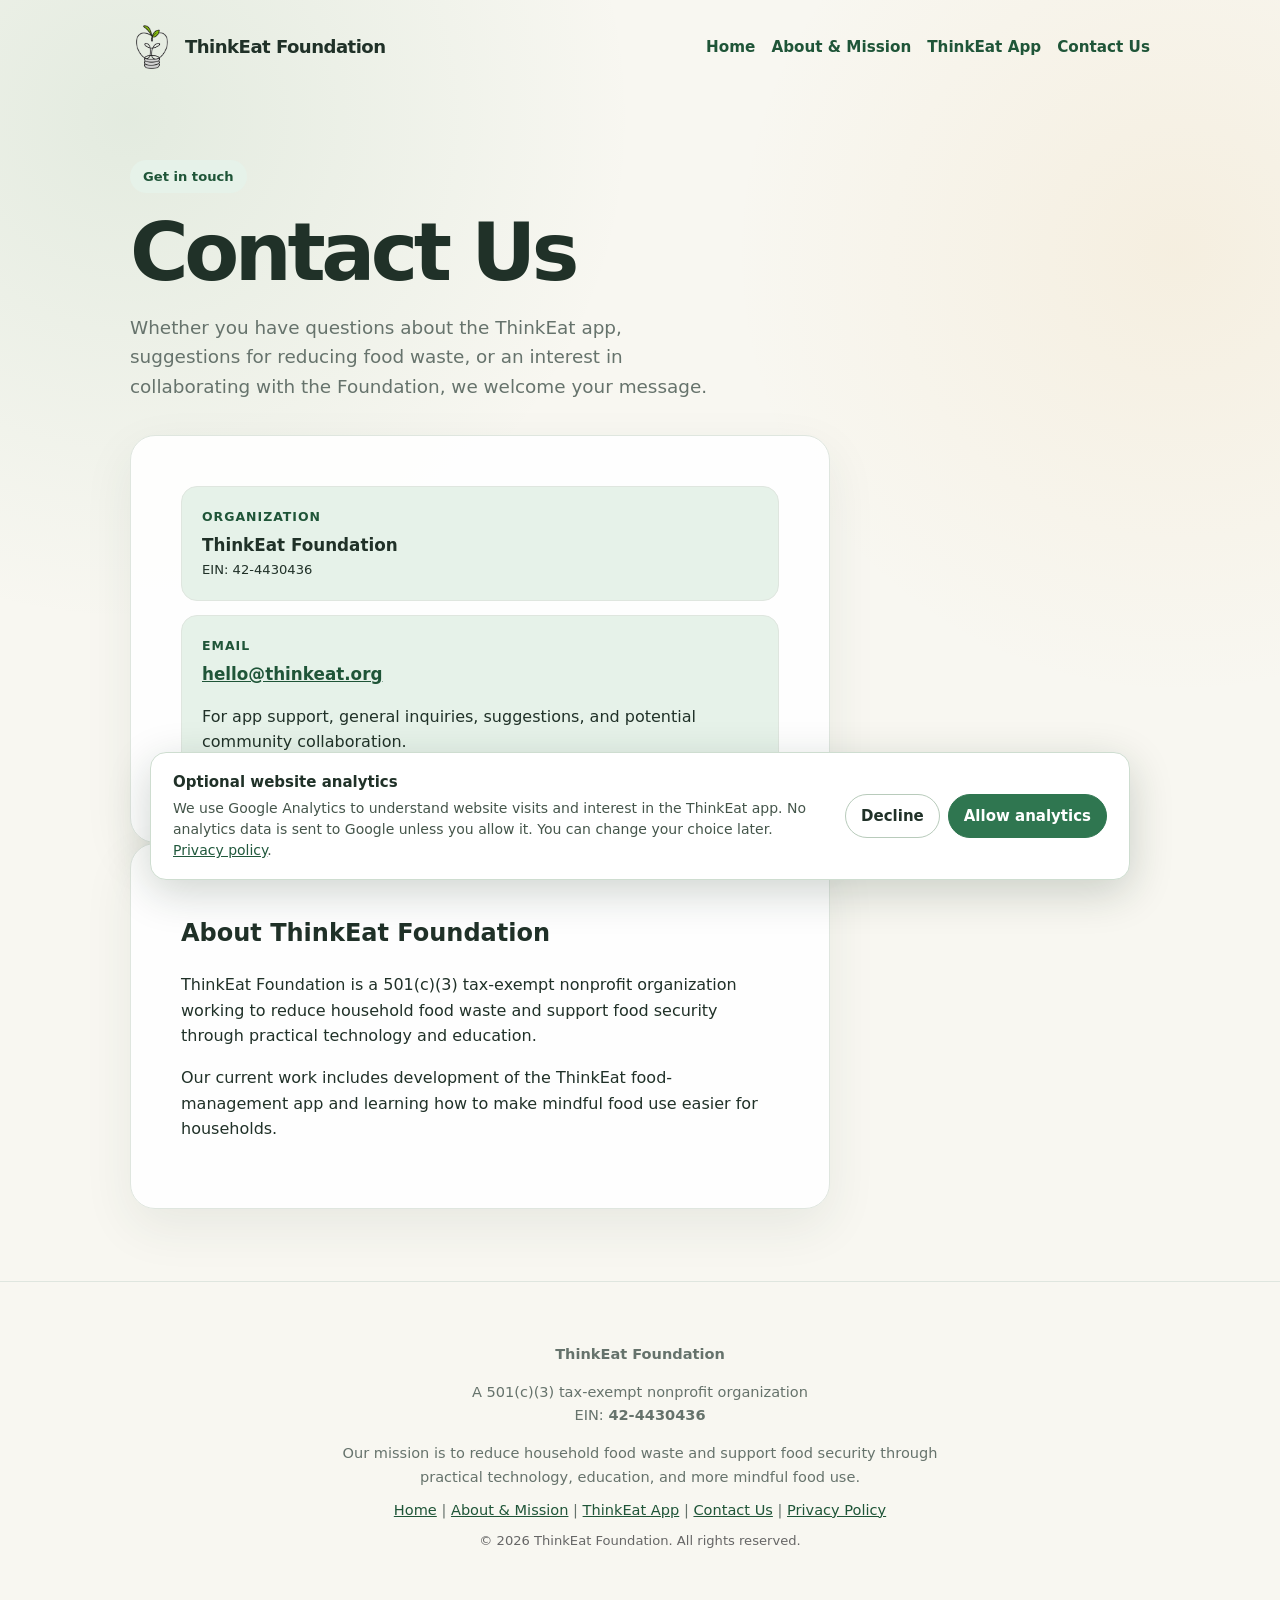
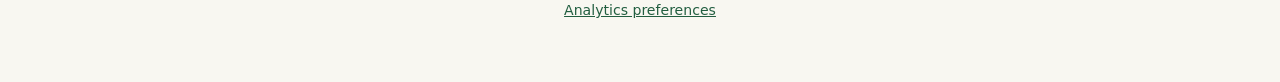
<file: contact.html>
<!doctype html>
<html lang="en">
<head>
  <meta charset="utf-8" />
  <meta name="viewport" content="width=device-width, initial-scale=1" />
  <title>Contact Us — ThinkEat Foundation</title>
  <meta name="description" content="Contact information for ThinkEat Foundation." />
  <style>
    :root{--bg:#f8f7f1;--surface:#fff;--ink:#203128;--muted:#66736c;--green:#2f7650;--green-dark:#1f5538;--green-soft:#e6f2e9;--line:#dfe6df;--shadow:0 18px 50px rgba(36,70,49,.08);--max:1020px}
    *{box-sizing:border-box} body{margin:0;color:var(--ink);font:16px/1.6 Inter,ui-sans-serif,system-ui,-apple-system,BlinkMacSystemFont,"Segoe UI",sans-serif;background:radial-gradient(circle at 10% 7%,rgba(77,148,97,.12),transparent 26%),radial-gradient(circle at 92% 15%,rgba(220,165,74,.1),transparent 24%),var(--bg)}
    a{color:var(--green-dark)} .wrap{width:min(calc(100% - 40px),var(--max));margin:auto}.topbar{display:flex;align-items:center;justify-content:space-between;gap:22px;padding:25px 0}.brand{color:var(--ink);text-decoration:none;font-size:1.13rem;font-weight:800;letter-spacing:-.03em;display:flex;align-items:center;gap:11px}.logo{width:44px;height:44px;display:block;flex:0 0 auto}.logo img{width:100%;height:100%;object-fit:contain;display:block}.site-links{display:flex;gap:16px;flex-wrap:wrap;font-size:.95rem;font-weight:700}.site-links a{text-decoration:none}
    main{padding:66px 0 72px}.eyebrow{display:inline-block;background:var(--green-soft);color:var(--green-dark);padding:6px 13px;border-radius:999px;font-size:.82rem;font-weight:800}h1{font-size:clamp(2.8rem,7vw,5rem);line-height:1.06;letter-spacing:-.055em;margin:18px 0 17px}.lede{font-size:1.15rem;color:var(--muted);max-width:600px;margin:0 0 34px}.contact-card{max-width:700px;padding:clamp(23px,5vw,50px);border:1px solid var(--line);border-radius:25px;background:rgba(255,255,255,.91);box-shadow:var(--shadow)}.details{display:grid;gap:14px}.detail{padding:20px;border:1px solid var(--line);border-radius:16px;background:var(--green-soft)}.detail-label{display:block;margin-bottom:5px;color:var(--green-dark);font-size:.78rem;font-weight:800;letter-spacing:.08em;text-transform:uppercase}.detail strong,.detail a{font-size:1.05rem}.detail a{font-weight:750}.tax-id{font-size:.82rem}footer{border-top:1px solid var(--line);padding:26px 0 46px;color:var(--muted);font-size:.91rem}.footer-inner{display:flex;justify-content:space-between;gap:15px;flex-wrap:wrap}.footer-links{display:flex;gap:16px;flex-wrap:wrap}.footer-links a{color:var(--green-dark);text-decoration:none}@media(max-width:600px){.topbar{padding:16px 0}main{padding:35px 0 48px}}
  
  /* Keep the four-link header usable on narrow mobile screens. */
  @media (max-width: 700px) { .topbar { align-items: flex-start; flex-direction: column; gap: 13px; padding: 16px 0; } .site-links { max-width: 100%; } }
</style>
  <script src="analytics-config.js" defer></script>
  <script src="analytics.js" defer></script>
</head>
<body>
  <header class="wrap"><nav class="topbar" aria-label="Main navigation">
<a class="brand" href="index.html" aria-label="ThinkEat Foundation home"><span class="logo" aria-hidden="true"><img src="[data-uri]" alt="" /></span>ThinkEat Foundation</a>
    <div class="site-links" aria-label="Main navigation"><a href="index.html">Home</a><a href="about.html">About &amp; Mission</a><a href="app.html">ThinkEat App</a> <a href="contact.html">Contact Us</a></div>
  </nav></header>
  <main class="wrap">
    <span class="eyebrow">Get in touch</span>
    <h1>Contact Us</h1>
    <p class="lede">Whether you have questions about the ThinkEat app, suggestions for reducing food waste, or an interest in collaborating with the Foundation, we welcome your message.</p>
    <section class="contact-card" aria-label="ThinkEat Foundation contact details">
      <div class="details">
        <div class="detail"><span class="detail-label">Organization</span><strong>ThinkEat Foundation</strong><div class="tax-id">EIN: 42-4430436</div></div>
        <div class="detail"><span class="detail-label">Email</span><a href="mailto:hello@thinkeat.org">hello@thinkeat.org</a><p>For app support, general inquiries, suggestions, and potential community collaboration.</p></div>
      </div>
    </section>
  <section class="contact-card" aria-label="About the foundation"><h2>About ThinkEat Foundation</h2><p>ThinkEat Foundation is a 501(c)(3) tax-exempt nonprofit organization working to reduce household food waste and support food security through practical technology and education.</p><p>Our current work includes development of the ThinkEat food-management app and learning how to make mindful food use easier for households.</p></section></main>
  <footer><div style="text-align:center;padding:20px;line-height:1.6;"><p><strong>ThinkEat Foundation</strong></p><p>A 501(c)(3) tax-exempt nonprofit organization<br>EIN: <strong>42-4430436</strong></p><p style="max-width:650px;margin:0 auto;">Our mission is to reduce household food waste and support food security through practical technology, education, and more mindful food use.</p><nav style="margin-top:10px;" aria-label="Footer navigation"><a href="index.html">Home</a> | <a href="about.html">About &amp; Mission</a> | <a href="app.html">ThinkEat App</a> | <a href="contact.html">Contact Us</a> | <a href="privacy.html">Privacy Policy</a></nav><p style="font-size:.9em;color:#666;margin-top:10px;">© 2026 ThinkEat Foundation. All rights reserved.</p></div></footer>
</body>
</html>
</file>
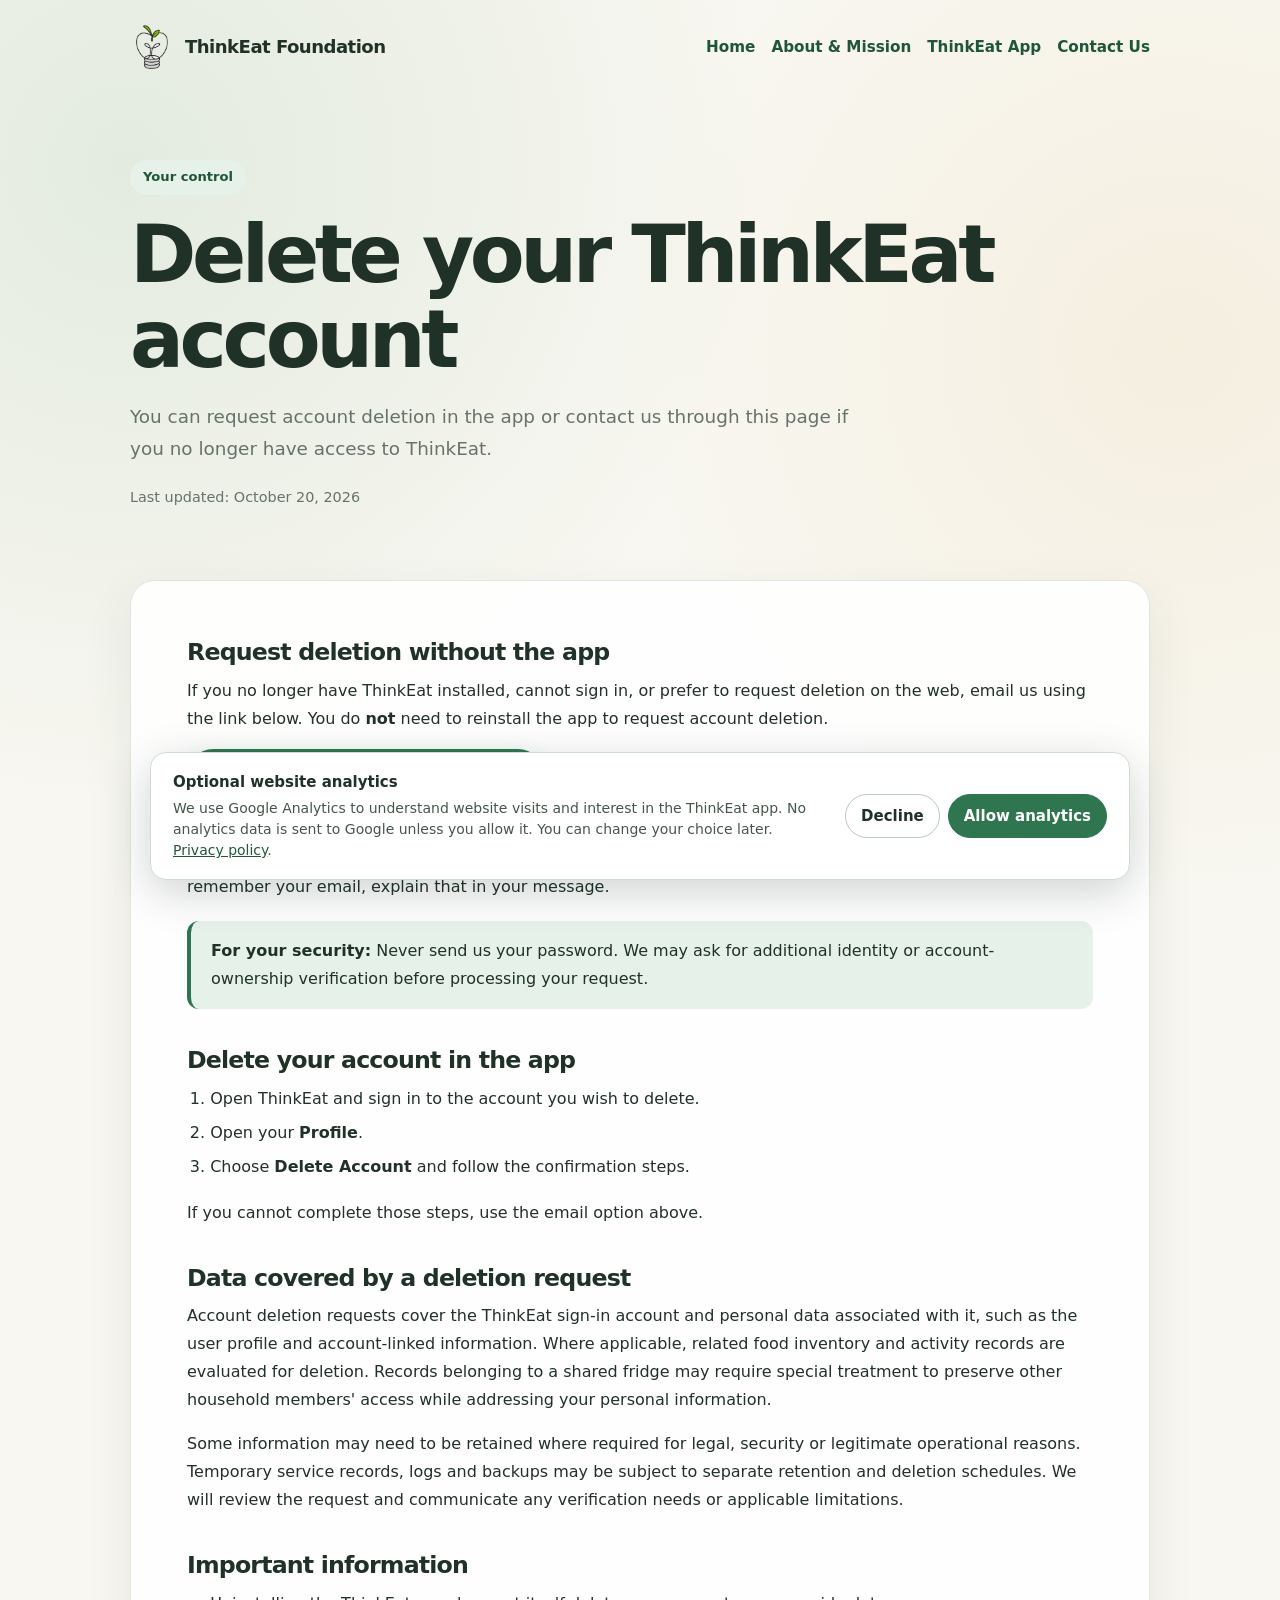
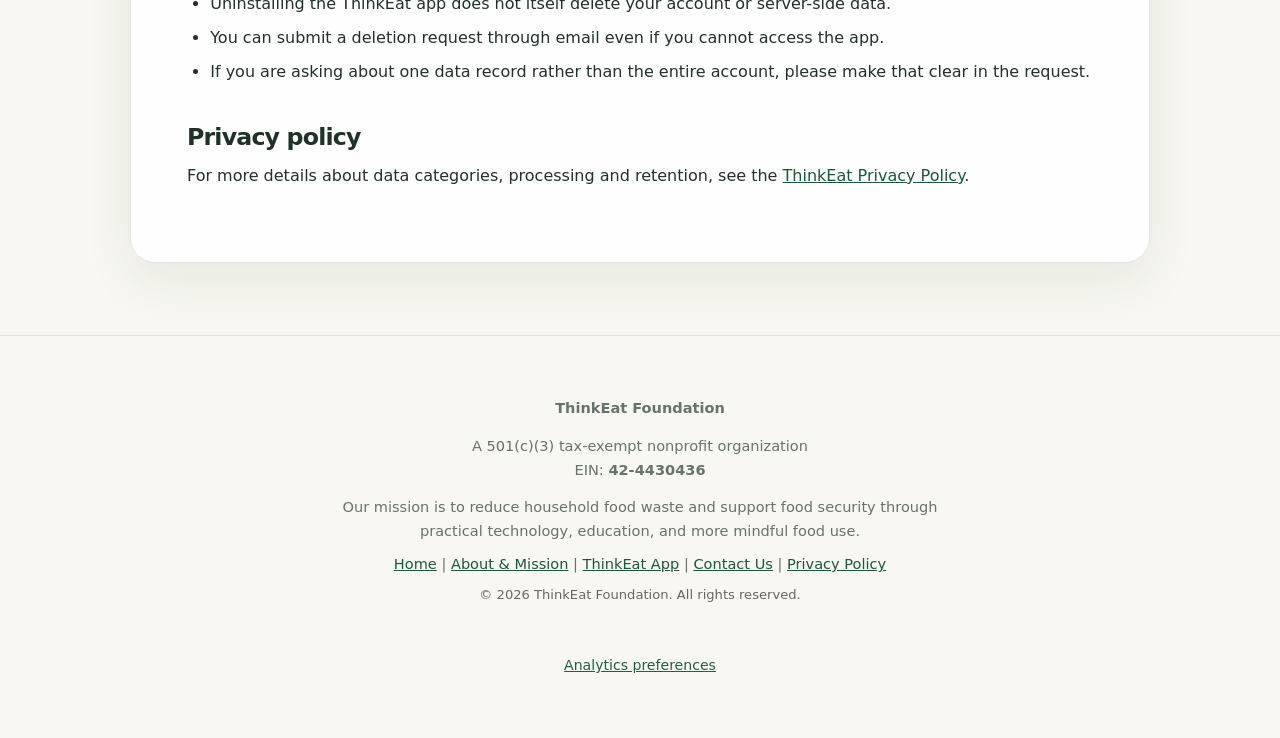
<file: delete-account.html>
<!doctype html>
<html lang="en">
<head>
  <meta charset="utf-8" />
  <meta name="viewport" content="width=device-width, initial-scale=1" />
  <title>Account Deletion — ThinkEat Foundation</title>
  <meta name="description" content="Request deletion of your ThinkEat account and associated data, even if you no longer have the app." />
  <style>:root{--bg:#f8f7f1;--ink:#203128;--muted:#66736c;--green:#2f7650;--green-dark:#1f5538;--green-soft:#e6f2e9;--line:#dfe6df;--shadow:0 18px 50px rgba(36,70,49,.08);--max:1020px}
*{box-sizing:border-box}html{scroll-behavior:smooth}body{margin:0;color:var(--ink);font:16px/1.75 Inter,ui-sans-serif,system-ui,-apple-system,BlinkMacSystemFont,"Segoe UI",sans-serif;background:radial-gradient(circle at 10% 7%,rgba(77,148,97,.12),transparent 26%),radial-gradient(circle at 92% 15%,rgba(220,165,74,.1),transparent 24%),var(--bg)}
a{color:var(--green-dark)}a:hover{color:var(--green)}.wrap{width:min(calc(100% - 40px),var(--max));margin:auto}.topbar{display:flex;align-items:center;justify-content:space-between;gap:22px;padding:25px 0}
.brand{color:var(--ink);text-decoration:none;font-size:1.13rem;font-weight:800;letter-spacing:-.03em;display:flex;align-items:center;gap:11px}.logo{width:44px;height:44px;display:block;flex:0 0 auto}.logo img{width:100%;height:100%;object-fit:contain;display:block}.site-links{display:flex;gap:16px;flex-wrap:wrap;font-size:.95rem;font-weight:700}.site-links a{text-decoration:none}
.eyebrow{display:inline-block;background:var(--green-soft);color:var(--green-dark);padding:6px 13px;border-radius:999px;font-size:.82rem;font-weight:800}.hero{padding:66px 0 35px;max-width:900px}
h1{font-size:clamp(2.8rem,7vw,5rem);line-height:1.06;letter-spacing:-.055em;margin:18px 0 17px}.lede{font-size:1.15rem;color:var(--muted);max-width:740px}.updated{font-size:.9rem;color:var(--muted);margin-top:20px}
.paper{background:rgba(255,255,255,.91);border:1px solid var(--line);box-shadow:var(--shadow);border-radius:25px;padding:clamp(23px,5vw,56px);margin:20px 0 72px}.paper h2{font-size:1.48rem;letter-spacing:-.035em;line-height:1.3;margin:36px 0 9px}.paper h2:first-child{margin-top:0}.paper p{margin:8px 0 16px}.paper ul,.paper ol{padding-left:1.45rem;margin:8px 0 18px}.paper li{margin:6px 0}
.note{background:var(--green-soft);border-left:4px solid var(--green);border-radius:12px;padding:16px 20px;margin:20px 0}.cta{display:inline-flex;align-items:center;justify-content:center;padding:12px 24px;min-height:48px;border-radius:999px;background:var(--green);color:#fff;text-decoration:none;font-weight:800;box-shadow:0 10px 24px rgba(47,118,80,.18)}.cta:hover{background:var(--green-dark);color:#fff}
footer{border-top:1px solid var(--line);padding:26px 0 46px;color:var(--muted);font-size:.91rem}.footer-inner{display:flex;justify-content:space-between;gap:15px;flex-wrap:wrap}.footer-links{display:flex;gap:16px;flex-wrap:wrap}.footer-links a{color:var(--green-dark);text-decoration:none}@media(max-width:600px){.topbar{padding:16px 0}.hero{padding-top:35px}.paper{margin-bottom:48px}}
  /* Keep the four-link header usable on narrow mobile screens. */
  @media (max-width: 700px) { .topbar { align-items: flex-start; flex-direction: column; gap: 13px; padding: 16px 0; } .site-links { max-width: 100%; } }
</style>
  <script src="analytics-config.js" defer></script>
  <script src="analytics.js" defer></script>
</head>
<body>
  <header class="wrap"><nav class="topbar" aria-label="Main navigation">
<a class="brand" href="index.html" aria-label="ThinkEat Foundation home"><span class="logo" aria-hidden="true"><img src="[data-uri]" alt="" /></span>ThinkEat Foundation</a>
    <div class="site-links" aria-label="Main navigation"><a href="index.html">Home</a><a href="about.html">About &amp; Mission</a><a href="app.html">ThinkEat App</a> <a href="contact.html">Contact Us</a></div>
  </nav></header>
  <main class="wrap">
    <div class="hero"><span class="eyebrow">Your control</span><h1>Delete your ThinkEat account</h1><p class="lede">You can request account deletion in the app or contact us through this page if you no longer have access to ThinkEat.</p><p class="updated">Last updated: October 20, 2026</p></div>
    <article class="paper">
      <h2>Request deletion without the app</h2>
      <p>If you no longer have ThinkEat installed, cannot sign in, or prefer to request deletion on the web, email us using the link below. You do <strong>not</strong> need to reinstall the app to request account deletion.</p>
      <p><a class="cta" href="mailto:hello@thinkeat.org?subject=ThinkEat%20Account%20Deletion%20Request">Email an account deletion request</a></p>
      <p>Or write to <a href="mailto:hello@thinkeat.org">hello@thinkeat.org</a> with the subject <strong>ThinkEat Account Deletion Request</strong>. Include the email associated with the ThinkEat account, if known, so we can find it. If you used guest access or no longer remember your email, explain that in your message.</p>
      <div class="note"><strong>For your security:</strong> Never send us your password. We may ask for additional identity or account-ownership verification before processing your request.</div>
      <h2>Delete your account in the app</h2>
      <ol><li>Open ThinkEat and sign in to the account you wish to delete.</li><li>Open your <strong>Profile</strong>.</li><li>Choose <strong>Delete Account</strong> and follow the confirmation steps.</li></ol>
      <p>If you cannot complete those steps, use the email option above.</p>
      <h2>Data covered by a deletion request</h2>
      <p>Account deletion requests cover the ThinkEat sign-in account and personal data associated with it, such as the user profile and account-linked information. Where applicable, related food inventory and activity records are evaluated for deletion. Records belonging to a shared fridge may require special treatment to preserve other household members' access while addressing your personal information.</p>
      <p>Some information may need to be retained where required for legal, security or legitimate operational reasons. Temporary service records, logs and backups may be subject to separate retention and deletion schedules. We will review the request and communicate any verification needs or applicable limitations.</p>
      <h2>Important information</h2>
      <ul><li>Uninstalling the ThinkEat app does not itself delete your account or server-side data.</li><li>You can submit a deletion request through email even if you cannot access the app.</li><li>If you are asking about one data record rather than the entire account, please make that clear in the request.</li></ul>
      <h2>Privacy policy</h2>
      <p>For more details about data categories, processing and retention, see the <a href="privacy.html">ThinkEat Privacy Policy</a>.</p>
    </article>
  </main>
  <footer><div style="text-align:center;padding:20px;line-height:1.6;"><p><strong>ThinkEat Foundation</strong></p><p>A 501(c)(3) tax-exempt nonprofit organization<br>EIN: <strong>42-4430436</strong></p><p style="max-width:650px;margin:0 auto;">Our mission is to reduce household food waste and support food security through practical technology, education, and more mindful food use.</p><nav style="margin-top:10px;" aria-label="Footer navigation"><a href="index.html">Home</a> | <a href="about.html">About &amp; Mission</a> | <a href="app.html">ThinkEat App</a> | <a href="contact.html">Contact Us</a> | <a href="privacy.html">Privacy Policy</a></nav><p style="font-size:.9em;color:#666;margin-top:10px;">© 2026 ThinkEat Foundation. All rights reserved.</p></div></footer>
</body>
</html>
</file>
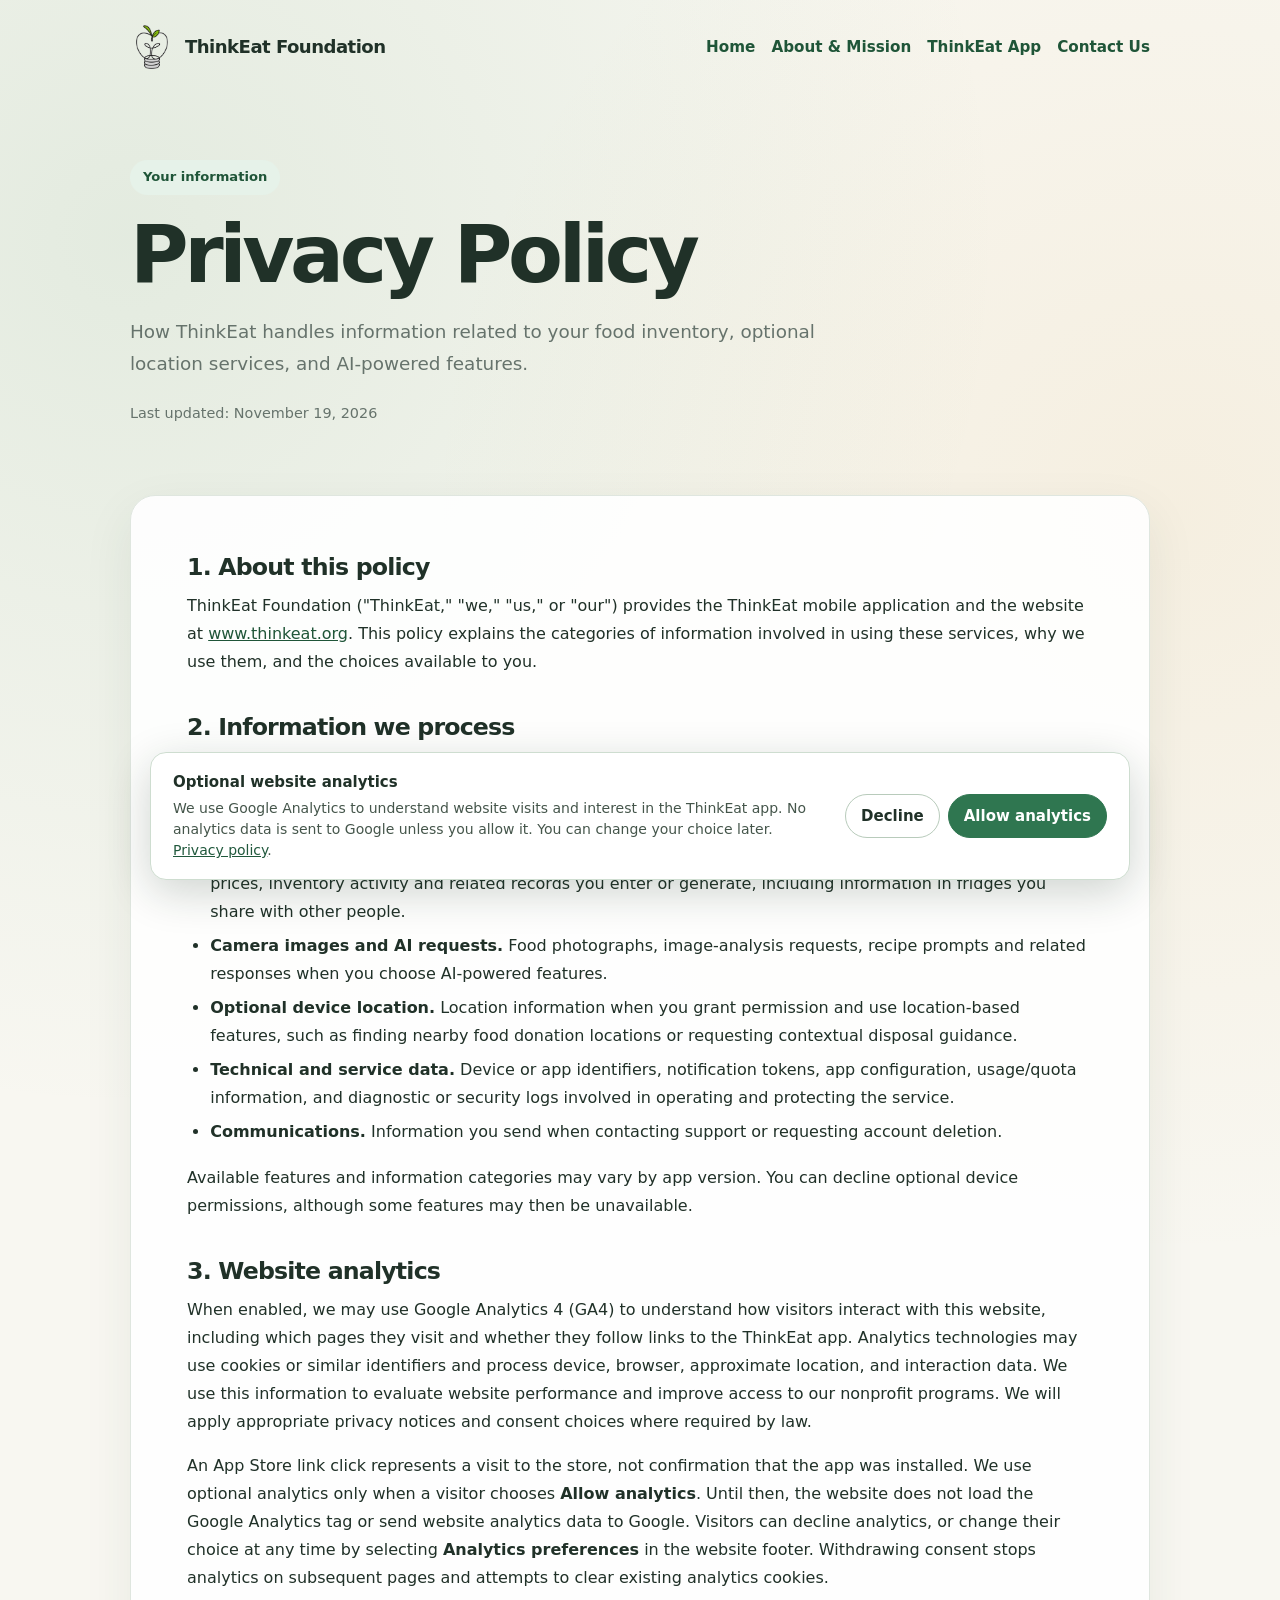
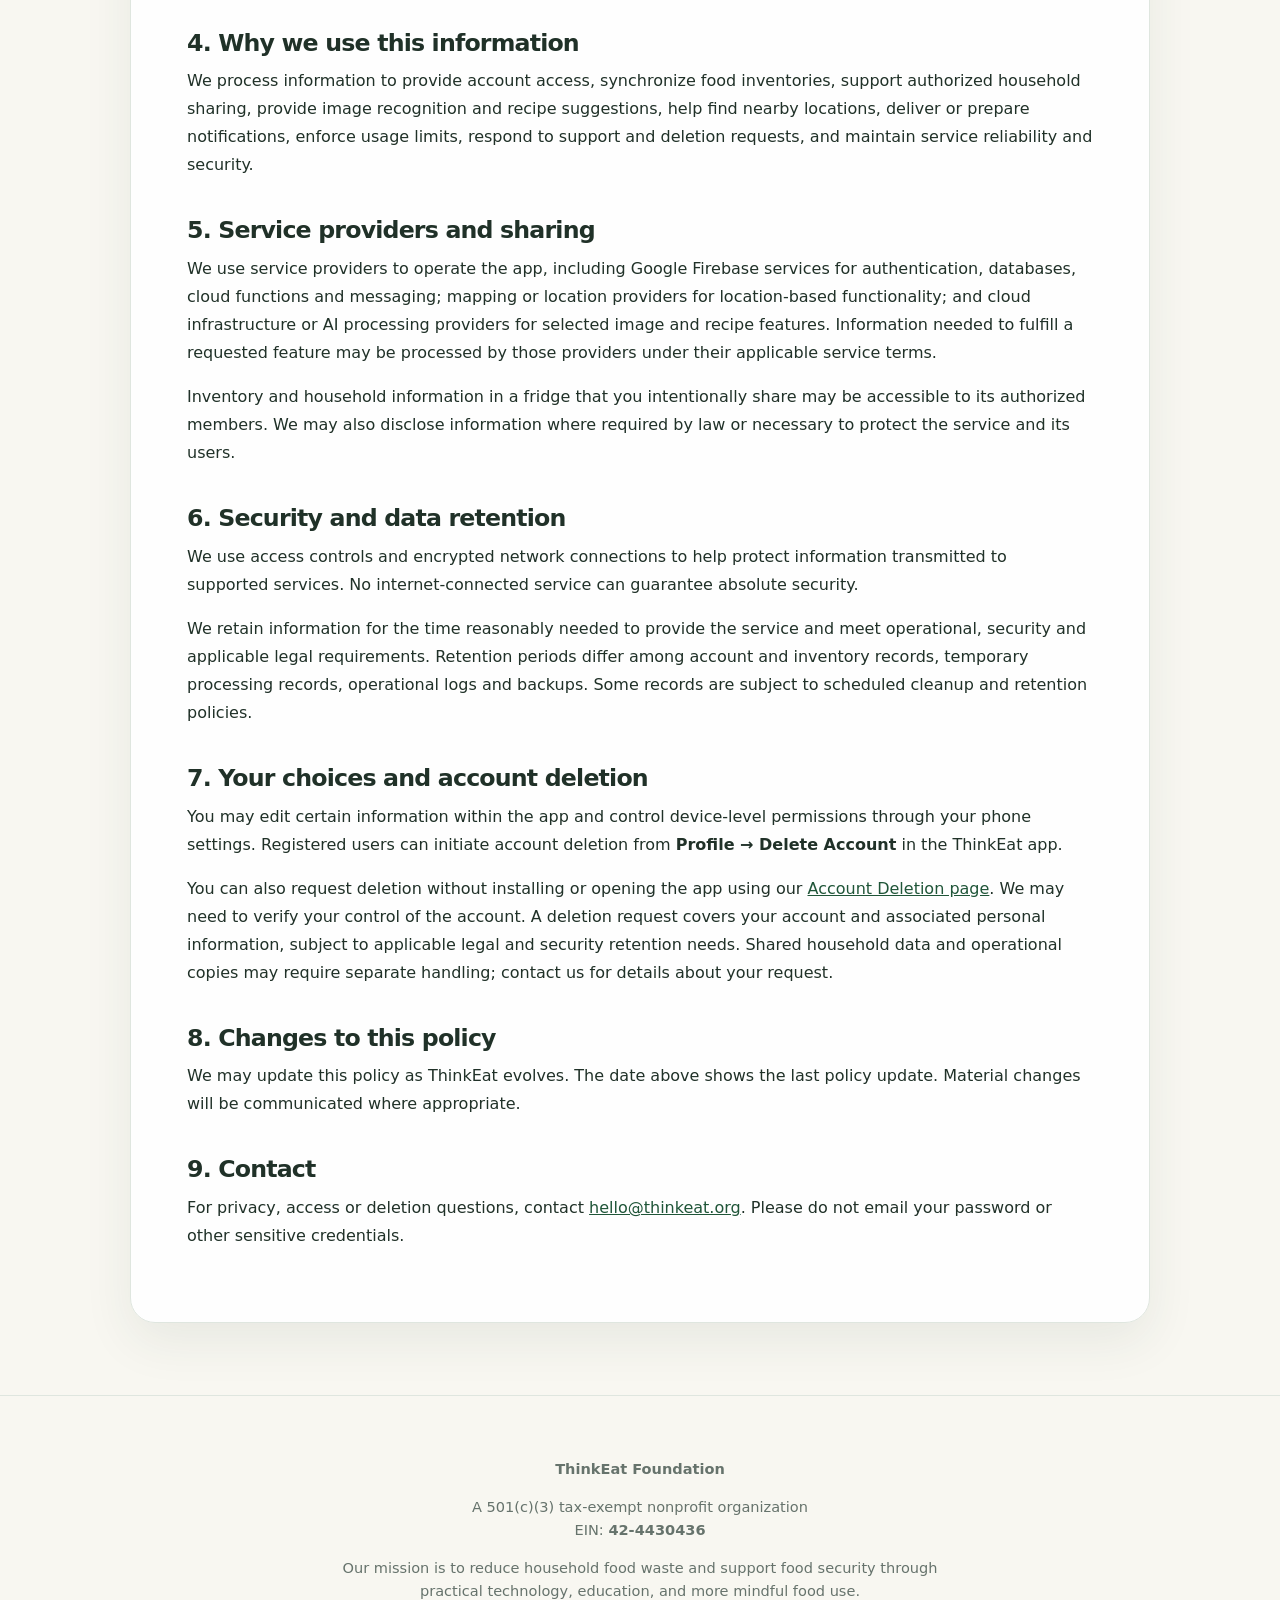
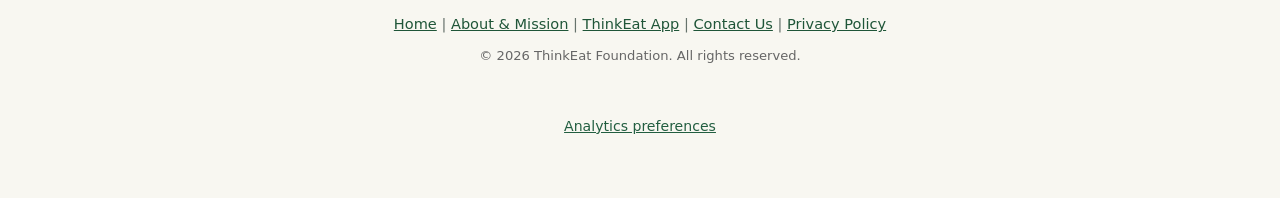
<file: privacy.html>
<!doctype html>
<html lang="en">
<head>
  <meta charset="utf-8" />
  <meta name="viewport" content="width=device-width, initial-scale=1" />
  <title>Privacy Policy — ThinkEat Foundation</title>
  <meta name="description" content="How ThinkEat handles account, food inventory, image, location and service data." />
  <style>:root{--bg:#f8f7f1;--ink:#203128;--muted:#66736c;--green:#2f7650;--green-dark:#1f5538;--green-soft:#e6f2e9;--line:#dfe6df;--shadow:0 18px 50px rgba(36,70,49,.08);--max:1020px}
*{box-sizing:border-box}html{scroll-behavior:smooth}body{margin:0;color:var(--ink);font:16px/1.75 Inter,ui-sans-serif,system-ui,-apple-system,BlinkMacSystemFont,"Segoe UI",sans-serif;background:radial-gradient(circle at 10% 7%,rgba(77,148,97,.12),transparent 26%),radial-gradient(circle at 92% 15%,rgba(220,165,74,.1),transparent 24%),var(--bg)}
a{color:var(--green-dark)}a:hover{color:var(--green)}.wrap{width:min(calc(100% - 40px),var(--max));margin:auto}.topbar{display:flex;align-items:center;justify-content:space-between;gap:22px;padding:25px 0}
.brand{color:var(--ink);text-decoration:none;font-size:1.13rem;font-weight:800;letter-spacing:-.03em;display:flex;align-items:center;gap:11px}.logo{width:44px;height:44px;display:block;flex:0 0 auto}.logo img{width:100%;height:100%;object-fit:contain;display:block}.site-links{display:flex;gap:16px;flex-wrap:wrap;font-size:.95rem;font-weight:700}.site-links a{text-decoration:none}
.eyebrow{display:inline-block;background:var(--green-soft);color:var(--green-dark);padding:6px 13px;border-radius:999px;font-size:.82rem;font-weight:800}.hero{padding:66px 0 35px;max-width:900px}
h1{font-size:clamp(2.8rem,7vw,5rem);line-height:1.06;letter-spacing:-.055em;margin:18px 0 17px}.lede{font-size:1.15rem;color:var(--muted);max-width:740px}.updated{font-size:.9rem;color:var(--muted);margin-top:20px}
.paper{background:rgba(255,255,255,.91);border:1px solid var(--line);box-shadow:var(--shadow);border-radius:25px;padding:clamp(23px,5vw,56px);margin:20px 0 72px}.paper h2{font-size:1.48rem;letter-spacing:-.035em;line-height:1.3;margin:36px 0 9px}.paper h2:first-child{margin-top:0}.paper p{margin:8px 0 16px}.paper ul,.paper ol{padding-left:1.45rem;margin:8px 0 18px}.paper li{margin:6px 0}
.note{background:var(--green-soft);border-left:4px solid var(--green);border-radius:12px;padding:16px 20px;margin:20px 0}.cta{display:inline-flex;align-items:center;justify-content:center;padding:12px 24px;min-height:48px;border-radius:999px;background:var(--green);color:#fff;text-decoration:none;font-weight:800;box-shadow:0 10px 24px rgba(47,118,80,.18)}.cta:hover{background:var(--green-dark);color:#fff}
footer{border-top:1px solid var(--line);padding:26px 0 46px;color:var(--muted);font-size:.91rem}.footer-inner{display:flex;justify-content:space-between;gap:15px;flex-wrap:wrap}.footer-links{display:flex;gap:16px;flex-wrap:wrap}.footer-links a{color:var(--green-dark);text-decoration:none}@media(max-width:600px){.topbar{padding:16px 0}.hero{padding-top:35px}.paper{margin-bottom:48px}}
  /* Keep the four-link header usable on narrow mobile screens. */
  @media (max-width: 700px) { .topbar { align-items: flex-start; flex-direction: column; gap: 13px; padding: 16px 0; } .site-links { max-width: 100%; } }
</style>
  <script src="analytics-config.js" defer></script>
  <script src="analytics.js" defer></script>
</head>
<body>
  <header class="wrap"><nav class="topbar" aria-label="Main navigation">
<a class="brand" href="index.html" aria-label="ThinkEat Foundation home"><span class="logo" aria-hidden="true"><img src="[data-uri]" alt="" /></span>ThinkEat Foundation</a>
    <div class="site-links" aria-label="Main navigation"><a href="index.html">Home</a><a href="about.html">About &amp; Mission</a><a href="app.html">ThinkEat App</a> <a href="contact.html">Contact Us</a></div>
  </nav></header>
  <main class="wrap">
    <div class="hero"><span class="eyebrow">Your information</span><h1>Privacy Policy</h1><p class="lede">How ThinkEat handles information related to your food inventory, optional location services, and AI-powered features.</p><p class="updated">Last updated: November 19, 2026</p></div>
    <article class="paper">
      <h2>1. About this policy</h2>
      <p>ThinkEat Foundation ("ThinkEat," "we," "us," or "our") provides the ThinkEat mobile application and the website at <a href="https://www.thinkeat.org">www.thinkeat.org</a>. This policy explains the categories of information involved in using these services, why we use them, and the choices available to you.</p>
      <h2>2. Information we process</h2>
      <ul>
        <li><strong>Account information.</strong> Your email address and account identifier when you register, or an automatically generated identifier when using supported guest access. Authentication credentials are handled through our authentication provider.</li>
        <li><strong>Food and household information.</strong> Food names, quantities, storage locations, expiration dates, purchase prices, inventory activity and related records you enter or generate, including information in fridges you share with other people.</li>
        <li><strong>Camera images and AI requests.</strong> Food photographs, image-analysis requests, recipe prompts and related responses when you choose AI-powered features.</li>
        <li><strong>Optional device location.</strong> Location information when you grant permission and use location-based features, such as finding nearby food donation locations or requesting contextual disposal guidance.</li>
        <li><strong>Technical and service data.</strong> Device or app identifiers, notification tokens, app configuration, usage/quota information, and diagnostic or security logs involved in operating and protecting the service.</li>
        <li><strong>Communications.</strong> Information you send when contacting support or requesting account deletion.</li>
      </ul>
      <p>Available features and information categories may vary by app version. You can decline optional device permissions, although some features may then be unavailable.</p>
      <h2>3. Website analytics</h2>
      <p>When enabled, we may use Google Analytics 4 (GA4) to understand how visitors interact with this website, including which pages they visit and whether they follow links to the ThinkEat app. Analytics technologies may use cookies or similar identifiers and process device, browser, approximate location, and interaction data. We use this information to evaluate website performance and improve access to our nonprofit programs. We will apply appropriate privacy notices and consent choices where required by law.</p>
      <p>An App Store link click represents a visit to the store, not confirmation that the app was installed. We use optional analytics only when a visitor chooses <strong>Allow analytics</strong>. Until then, the website does not load the Google Analytics tag or send website analytics data to Google. Visitors can decline analytics, or change their choice at any time by selecting <strong>Analytics preferences</strong> in the website footer. Withdrawing consent stops analytics on subsequent pages and attempts to clear existing analytics cookies.</p>
      <h2>4. Why we use this information</h2>
      <p>We process information to provide account access, synchronize food inventories, support authorized household sharing, provide image recognition and recipe suggestions, help find nearby locations, deliver or prepare notifications, enforce usage limits, respond to support and deletion requests, and maintain service reliability and security.</p>
      <h2>5. Service providers and sharing</h2>
      <p>We use service providers to operate the app, including Google Firebase services for authentication, databases, cloud functions and messaging; mapping or location providers for location-based functionality; and cloud infrastructure or AI processing providers for selected image and recipe features. Information needed to fulfill a requested feature may be processed by those providers under their applicable service terms.</p>
      <p>Inventory and household information in a fridge that you intentionally share may be accessible to its authorized members. We may also disclose information where required by law or necessary to protect the service and its users.</p>
      <h2>6. Security and data retention</h2>
      <p>We use access controls and encrypted network connections to help protect information transmitted to supported services. No internet-connected service can guarantee absolute security.</p>
      <p>We retain information for the time reasonably needed to provide the service and meet operational, security and applicable legal requirements. Retention periods differ among account and inventory records, temporary processing records, operational logs and backups. Some records are subject to scheduled cleanup and retention policies.</p>
      <h2>7. Your choices and account deletion</h2>
      <p>You may edit certain information within the app and control device-level permissions through your phone settings. Registered users can initiate account deletion from <strong>Profile → Delete Account</strong> in the ThinkEat app.</p>
      <p>You can also request deletion without installing or opening the app using our <a href="delete-account.html">Account Deletion page</a>. We may need to verify your control of the account. A deletion request covers your account and associated personal information, subject to applicable legal and security retention needs. Shared household data and operational copies may require separate handling; contact us for details about your request.</p>
      <h2>8. Changes to this policy</h2>
      <p>We may update this policy as ThinkEat evolves. The date above shows the last policy update. Material changes will be communicated where appropriate.</p>
      <h2>9. Contact</h2>
      <p>For privacy, access or deletion questions, contact <a href="mailto:hello@thinkeat.org">hello@thinkeat.org</a>. Please do not email your password or other sensitive credentials.</p>
    </article>
  </main>
  <footer><div style="text-align:center;padding:20px;line-height:1.6;"><p><strong>ThinkEat Foundation</strong></p><p>A 501(c)(3) tax-exempt nonprofit organization<br>EIN: <strong>42-4430436</strong></p><p style="max-width:650px;margin:0 auto;">Our mission is to reduce household food waste and support food security through practical technology, education, and more mindful food use.</p><nav style="margin-top:10px;" aria-label="Footer navigation"><a href="index.html">Home</a> | <a href="about.html">About &amp; Mission</a> | <a href="app.html">ThinkEat App</a> | <a href="contact.html">Contact Us</a> | <a href="privacy.html">Privacy Policy</a></nav><p style="font-size:.9em;color:#666;margin-top:10px;">© 2026 ThinkEat Foundation. All rights reserved.</p></div></footer>
</body>
</html>
</file>
<file: assets/platform-downloads.css>
/* Shared iOS / Android download cards on index.html and app.html. */
.platform-downloads {
  display: grid;
  grid-template-columns: repeat(2, minmax(0, 1fr));
  align-items: stretch;
  gap: 16px;
  margin: 24px 0;
}
.platform-card {
  display: flex;
  flex-direction: column;
  align-items: center;
  gap: 12px;
  min-width: 0;
  padding: 19px 15px 20px;
  border: 1px solid #dfe6df;
  border-radius: 20px;
  background: #fff;
  text-align: center;
  box-shadow: 0 6px 22px rgba(36,70,49,.04);
}
.platform-card__heading {
  margin: 0;
  color: #203128;
  font-size: 1.2rem;
  line-height: 1.3;
}
.platform-card__status {
  display: inline-block;
  color: #1f5538;
  background: #e6f2e9;
  font-size: .8rem;
  font-weight: 700;
  border-radius: 999px;
  padding: 3px 10px;
  line-height: 1.5;
}
.platform-card__button {
  display: flex;
  align-items: center;
  justify-content: center;
  width: 100%;
  min-height: 50px;
  padding: 10px 12px;
  border-radius: 999px;
  background: #2f7650;
  color: #fff;
  font-size: .95rem;
  line-height: 1.3;
  font-weight: 750;
  text-decoration: none;
  text-align: center;
  border: 0;
  font-family: inherit;
}
.platform-card__button:not(:disabled):hover, .platform-card__button:not(:disabled):focus-visible { background: #1f5538; }
.platform-card__qr-link {
  display: block;
  width: min(176px, 100%);
  line-height: 0;
  border-radius: 9px;
}
.platform-card__qr-link:focus-visible { outline: 3px solid #2f7650; outline-offset: 3px; }
.platform-card__qr {
  display: block;
  width: 100%;
  height: auto;
  aspect-ratio: 1;
  background: #fff;
  border: 6px solid #fff;
  border-radius: 9px;
}
.platform-card__description {
  margin: 0;
  max-width: 32ch;
  color: #526057;
  font-size: .91rem;
  line-height: 1.45;
}
.platform-card__description strong { color: #203128; }
@media (max-width: 620px) {
  .platform-downloads { grid-template-columns: 1fr; }
  .platform-card { padding: 18px; }
  .platform-card__button { max-width: 290px; }
}
</file>
